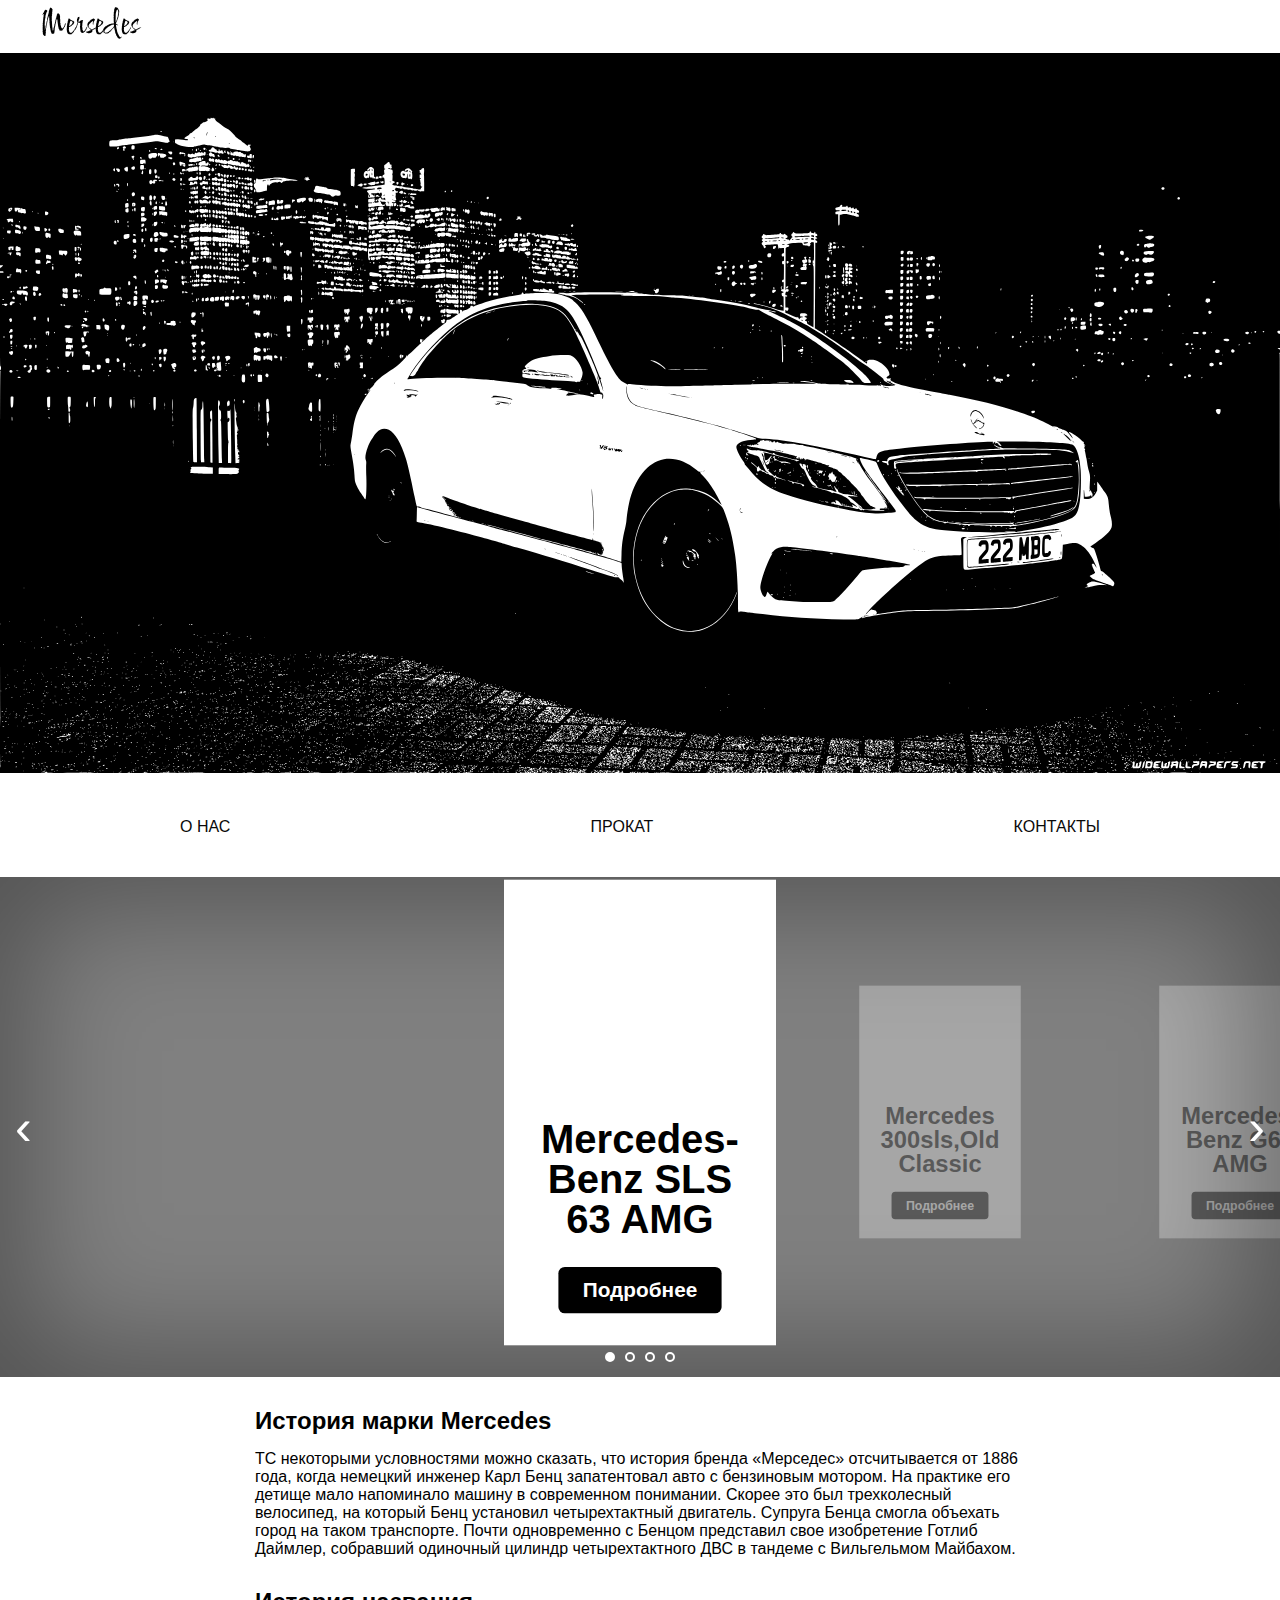
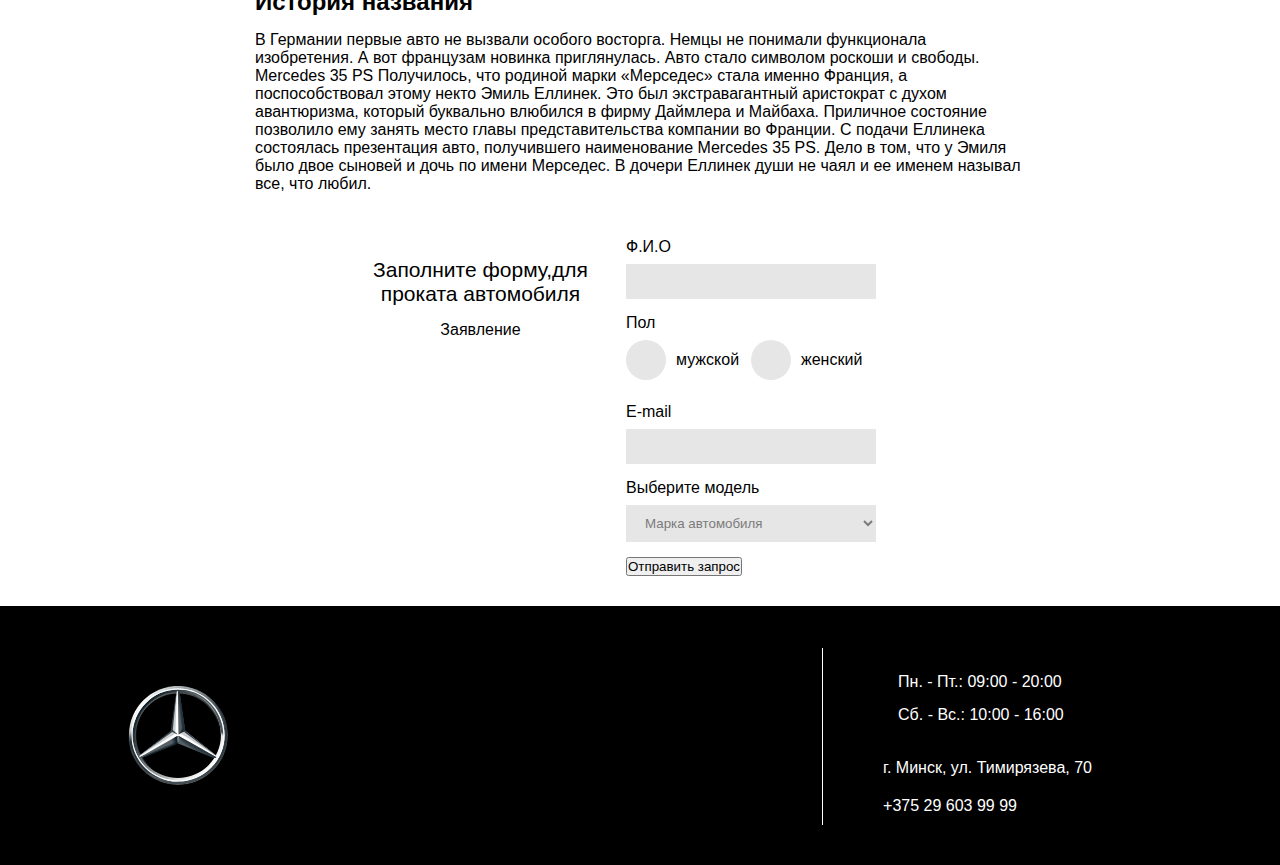
<file: index.html>
<!DOCTYPE html>
<html lang="en">
<head>
  <meta charset="UTF-8">
  <meta http-equiv="X-UA-Compatible" content="IE=edge">
  <meta name="viewport" content="width=device-width, initial-scale=1.0">
  <meta name="Keywords" content="Мерседес, салон, Прокат, авто, автомобиль, купить автомобиль">
  <title>Mersedes Benz</title>
  <!-- /////////////////CSS/////////////////////// -->
  <link rel="stylesheet" href="headers.css">
  <link rel="stylesheet" href="main.css">
  <link rel="stylesheet" href="footer.css">
  <!-- /////////////////Favicon/////////////////// -->
  <link rel="apple-touch-icon" sizes="180x180" href="favicon/apple-touch-icon.png">
  <link rel="icon" type="image/png" sizes="32x32" href="favicon/favicon-32x32.png">
  <link rel="icon" type="image/png" sizes="16x16" href="favicon/favicon-16x16.png">
  <link rel="manifest" href="favicon/site.webmanifest">
  <link rel="mask-icon" href="favicon/safari-pinned-tab.svg" color="#383d3f">
  <meta name="msapplication-TileColor" content="#da532c">
  <meta name="theme-color" content="#ffffff">

</head>
<body><!-- якоря!!!!!!!!!!! -->
<header>
  <div class="header">
    <div class="logo"> <a class="wes" href=""> Mersedes</a></div> 
  </div> 
</header>
<img class="img" src="img.img/664643.svg" alt="Image"/>
<!---------------------------------------------------------------->
<main>
    <div class="flex">
     <a href="#nas"> <button class="btn" >О нас</button></a> 
      <a href="#procat "><button class="btn">Прокат</button></a>
      <a href="#contactc"><button class="btn">Контакты</button></a> 
  </div>
<!-- ---------------- -->
<div class="carousel" duration="5000">
 <ul tabindex="0">
   <li id="c1_slide1" class="selected"><div><div></div><br/>Mercedes-Benz SLS 63 AMG<a href="https://yandex.by/search/?text=Mercedes-Benz+SLS+63+AMG&lr=157&clid=2411726">Подробнее</a></div></li>  
   <li id="c1_slide2"><div><div></div>Mercedes 300sls,Old Classic <br /><a href="https://yandex.by/search/?text=Mercedes+300sls%2COld+Classic&lr=157&clid=2411726">Подробнее</a></div></li>  
   <li id="c1_slide3"><div><div></div>Mercedes-Benz G65 AMG<br /><a href="https://yandex.by/search/?text=Mercedes-Benz+G65+AMG&clid=2411726&lr=157">Подробнее</a></div></li>  
   <li id="c1_slide4"><div><div></div>Mercedes-Benz Silver Arrow <br /><a href="https://yandex.by/search/?text=2011+Mercedes-Benz+Silver+Arrow&lr=157&clid=2411726">Подробнее</a></div></li>  
 </ul>
 <ol>
   <li class="selected"><a href="#c1_slide1"></a></li>
   <li><a href="#c1_slide2"></a></li>
   <li><a href="#c1_slide3"></a></li>
   <li><a href="#c1_slide4"></a></li>
 </ol>
 <div class="prev">&lsaquo;</div>
 <div class="next">&rsaquo;</div>
</div> 
  <p id="nas"></p>
  <h2>История марки Mercedes</h2>
  <p>TС некоторыми условностями можно сказать, что история бренда «Мерседес» отсчитывается от 1886 года, когда немецкий инженер Карл Бенц запатентовал авто с бензиновым мотором. На практике его детище мало напоминало машину в современном понимании. Скорее это был трехколесный велосипед, на который Бенц установил четырехтактный двигатель. Супруга Бенца смогла объехать город на таком транспорте. Почти одновременно с Бенцом представил свое изобретение Готлиб Даймлер, собравший одиночный цилиндр четырехтактного ДВС в тандеме с Вильгельмом Майбахом.</p>
  
  <h2>История названия</h2>
  <p>В Германии первые авто не вызвали особого восторга. Немцы не понимали функционала изобретения. А вот французам новинка приглянулась. Авто стало символом роскоши и свободы. Mercedes 35 PS Получилось, что родиной марки «Мерседес» стала именно Франция, а поспособствовал этому некто Эмиль Еллинек. Это был экстравагантный аристократ с духом авантюризма, который буквально влюбился в фирму Даймлера и Майбаха. Приличное состояние позволило ему занять место главы представительства компании во Франции. С подачи Еллинека состоялась презентация авто, получившего наименование Mercedes 35 PS. Дело в том, что у Эмиля было двое сыновей и дочь по имени Мерседес. В дочери Еллинек души не чаял и ее именем называл все, что любил.</p>
     
<!-- ---------------------------------------------------------------- -->
<div class="container2">      
  <div class="form-wrap">
    <div class="profile">
      <h1>Заполните форму,для проката автомобиля</h1>
      <p>Заявление</p>
    </div>
    <form method="post" action="form.php">
     <div>
        <label for="name">Ф.И.О</label>
        <input type="text" name="name" required>
      </div>
      <div class="radio">
        <span id="procat">Пол</span>
      <label>
        <input type="radio" name="sex" value="мужской">мужской
        <div class="radio-control male"></div>
      </label>
      <label>
        <input type="radio" name="sex" value="женский">женский
        <div class="radio-control female"></div>
      </label>
    </div>
    <div>
      <label for="email">E-mail</label>
      <input type="email" name="email" required>
    </div>
    <div>
      <label for="country">Выберите модель</label>
      <select name="country">
        <option>Марка автомобиля</option>
        <option value="Mercedes 300sls">Mercedes 300sls</option> 
        <option value="Mercedes-Benz SLS 63 AMG">Mercedes-Benz SLS 63 AMG</option>
        <option value="Mercedes-Benz Silver Arrow">Mercedes-Benz Silver Arrow</option> 
        <option value="Консультация">Консультация</option> 
      </select>
    </div> 
    <button type="submit">Отправить запрос</button> 
  </form> 
  </div>
</div>
<script src="main.js"></script>
<!-- ///////////footer///// -->
<footer>
<section class="spacer">
</section>

<section class="footer">
  <div class="footer-container">
      <div class="footer-logo">
          <div > <img class="footer-icon" src="img.img/logo mersa.svg" alt=""></div>
      </div>

      <div class="links">
          <a href="" class="footer-item"><p> Пн. - Пт.: 09:00 - 20:00 </p><p>Сб. - Вс.: 10:00 - 16:00</p></a>
          <a href="" class="footer-item">г. Минск, ул. Тимирязева, 70</a>
          <a href="tel:+375 29 603 99 99" class="footer-item" id="contactc">+375 29 603 99 99</a>
      </div>
  </div>
</section>
</footer>
</file>
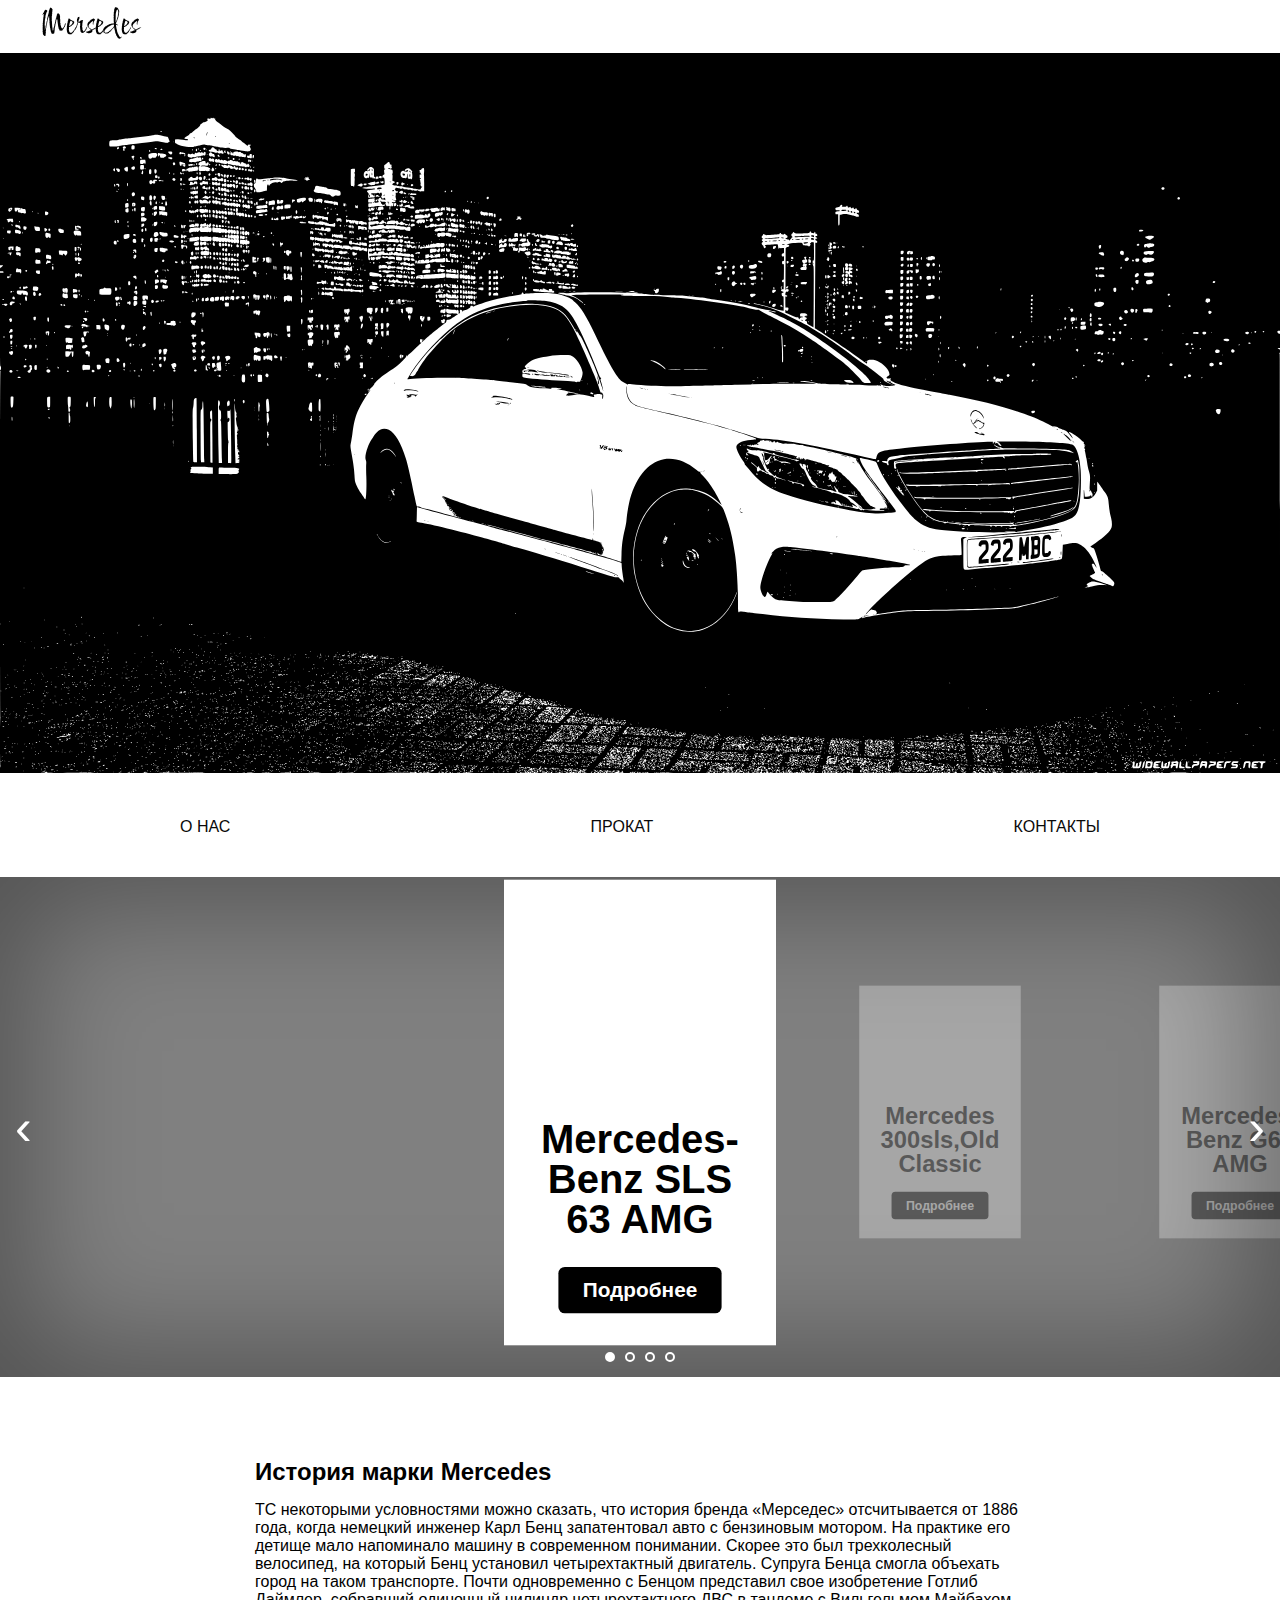
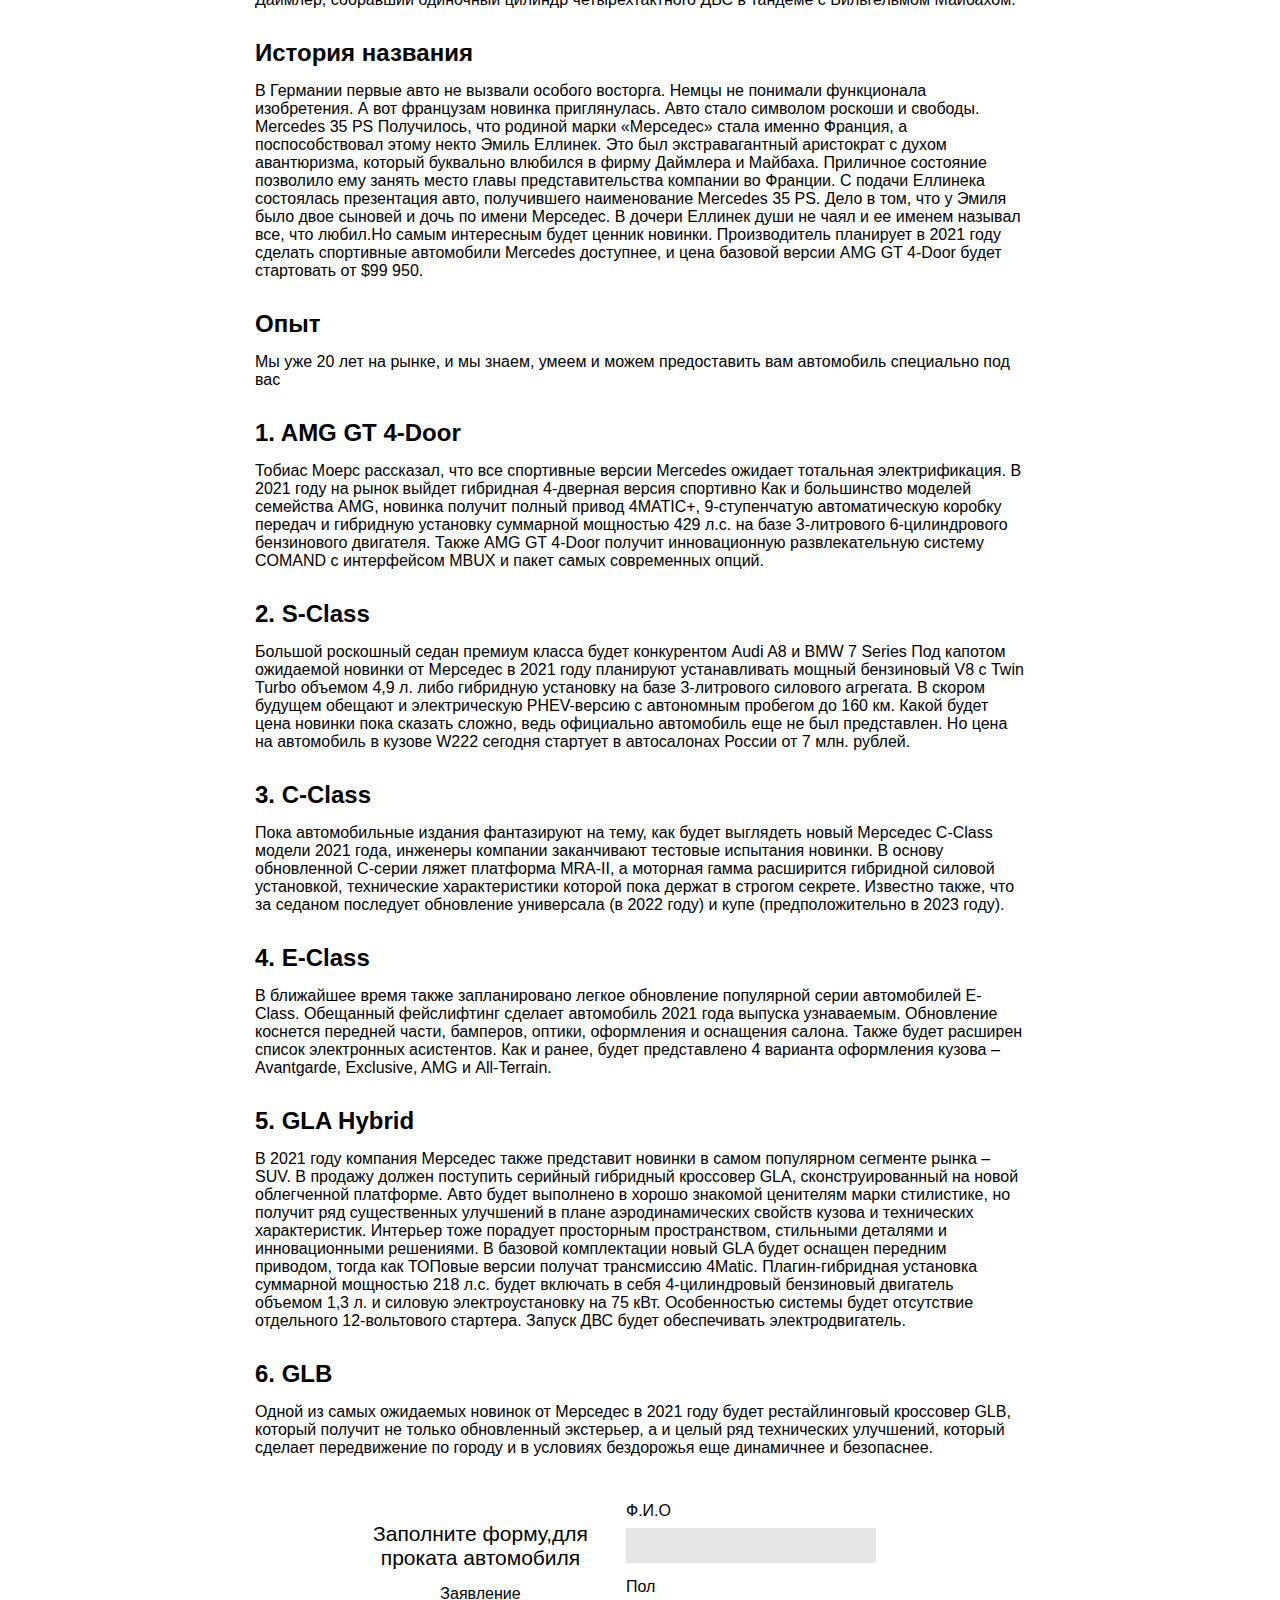
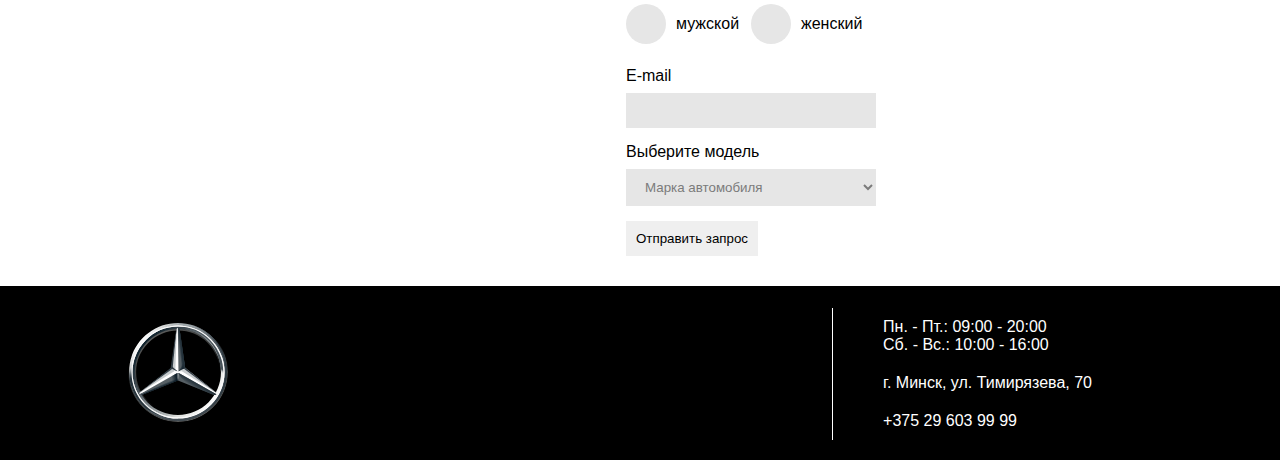
<file: mers/index.html>
<!DOCTYPE html>
<html lang="en">
<head>
  <meta charset="UTF-8">
  <meta http-equiv="X-UA-Compatible" content="IE=edge">
  <meta name="viewport" content="width=device-width, initial-scale=1.0">
  <meta name="Keywords" content="Мерседес, салон, Прокат, авто, автомобиль, купить автомобиль">
  <title>Mersedes Benz</title>
  <!-- /////////////////CSS/////////////////////// -->
  <link rel="stylesheet" href="headers.css">
  <link rel="stylesheet" href="main.css">
  <link rel="stylesheet" href="footer.css">
  <!-- /////////////////Favicon/////////////////// -->
  <link rel="apple-touch-icon" sizes="180x180" href="favicon/apple-touch-icon.png">
  <link rel="icon" type="image/png" sizes="32x32" href="favicon/favicon-32x32.png">
  <link rel="icon" type="image/png" sizes="16x16" href="favicon/favicon-16x16.png">
  <link rel="manifest" href="favicon/site.webmanifest">
  <link rel="mask-icon" href="favicon/safari-pinned-tab.svg" color="#383d3f">
  <meta name="msapplication-TileColor" content="#da532c">
  <meta name="theme-color" content="#ffffff">

</head>
<body><!-- якоря!!!!!!!!!!! -->
<header>
  <div class="header">
    <div class="logo"> <a class="wes" href=""> Mersedes</a></div> 
  </div> 
</header>
<img class="img" src="img.img/664643.svg" alt="Image"/>
<!---------------------------------------------------------------->
<main>
    <div class="flex">
     <a href="#nas"> <button class="btn" >О нас</button></a> 
      <a href="#procat "><button class="btn">Прокат</button></a>
      <a href="#contactc"><button class="btn">Контакты</button></a> 
  </div>
<!-- ---------------- -->
<div class="carousel" duration="5000">
 <ul tabindex="0">
   <li id="c1_slide1" class="selected"><div><div></div><br/>Mercedes-Benz SLS 63 AMG<a target=»_blank» href="https://yandex.by/search/?text=Mercedes-Benz+SLS+63+AMG&lr=157&clid=2411726">Подробнее</a></div></li>  
   <li id="c1_slide2"><div><div></div>Mercedes 300sls,Old Classic <br/><a target=»_blank» href="https://yandex.by/search/?text=Mercedes+300sls%2COld+Classic&lr=157&clid=2411726">Подробнее</a></div></li>  
   <li id="c1_slide3"><div><div></div>Mercedes-Benz G65 AMG <br/><a target=»_blank» href="https://yandex.by/search/?text=Mercedes-Benz+G65+AMG&clid=2411726&lr=157">Подробнее</a></div></li>  
   <li id="c1_slide4"><div><div></div>Mercedes-Benz Silver Arrow <br/><a target=»_blank» href="https://yandex.by/search/?text=2011+Mercedes-Benz+Silver+Arrow&lr=157&clid=2411726">Подробнее</a></div></li>  
 </ul>
 <ol>
   <li class="selected"><a href="#c1_slide1"></a></li>
   <li><a href="#c1_slide2"></a></li>
   <li><a href="#c1_slide3"></a></li>
   <li><a href="#c1_slide4"></a></li>
 </ol>
 <div class="prev">&lsaquo;</div>
 <div class="next">&rsaquo;</div>
</div> 
  <p id="nas"></p>
  <br>
  <br>
  <p></p>
  <h2>История марки Mercedes</h2>
  <p>TС некоторыми условностями можно сказать, что история бренда «Мерседес» отсчитывается от 1886 года, когда немецкий инженер Карл Бенц запатентовал авто с бензиновым мотором. На практике его детище мало напоминало машину в современном понимании. Скорее это был трехколесный велосипед, на который Бенц установил четырехтактный двигатель. Супруга Бенца смогла объехать город на таком транспорте. Почти одновременно с Бенцом представил свое изобретение Готлиб Даймлер, собравший одиночный цилиндр четырехтактного ДВС в тандеме с Вильгельмом Майбахом.</p>
  
  <h2>История названия</h2>
  <p>В Германии первые авто не вызвали особого восторга. Немцы не понимали функционала изобретения. А вот французам новинка приглянулась. Авто стало символом роскоши и свободы. Mercedes 35 PS Получилось, что родиной марки «Мерседес» стала именно Франция, а поспособствовал этому некто Эмиль Еллинек. Это был экстравагантный аристократ с духом авантюризма, который буквально влюбился в фирму Даймлера и Майбаха. Приличное состояние позволило ему занять место главы представительства компании во Франции. С подачи Еллинека состоялась презентация авто, получившего наименование Mercedes 35 PS. Дело в том, что у Эмиля было двое сыновей и дочь по имени Мерседес. В дочери Еллинек души не чаял и ее именем называл все, что любил.Но самым интересным будет ценник новинки. Производитель планирует в 2021 году сделать спортивные автомобили Mercedes доступнее, и цена базовой версии AMG GT 4-Door будет стартовать от $99 950.</p>
  <h2>Опыт</h2>  
  <p>Мы уже 20 лет на рынке, и мы знаем, умеем и можем предоставить вам автомобиль специально под вас</p>
  <h2>1. AMG GT 4-Door</h2> 
  <p>Тобиас Моерс рассказал, что все спортивные версии Mercedes ожидает тотальная электрификация. В 2021 году на рынок выйдет гибридная 4-дверная версия спортивно Как и большинство моделей семейства AMG, новинка получит полный привод 4MATIC+, 9-ступенчатую автоматическую коробку передач и гибридную установку суммарной мощностью 429 л.с. на базе 3-литрового 6-цилиндрового бензинового двигателя. Также AMG GT 4-Door получит инновационную развлекательную систему COMAND с интерфейсом MBUX и пакет самых современных опций.</p> 
  <h2>2. S-Class</h2> 
  <p>Большой роскошный седан премиум класса будет конкурентом Audi A8 и BMW 7 Series Под капотом ожидаемой новинки от Мерседес в 2021 году планируют устанавливать мощный бензиновый V8 с Twin Turbo объемом 4,9 л. либо гибридную установку на базе 3-литрового силового агрегата. В скором будущем обещают и электрическую PHEV-версию с автономным пробегом до 160 км. Какой будет цена новинки пока сказать сложно, ведь официально автомобиль еще не был представлен. Но цена на автомобиль в кузове W222 сегодня стартует в автосалонах России от 7 млн. рублей.</p> 
  <h2>3. C-Class</h2>
  <p>Пока автомобильные издания фантазируют на тему, как будет выглядеть новый Мерседес C-Class модели 2021 года, инженеры компании заканчивают тестовые испытания новинки. В основу обновленной С-серии ляжет платформа MRA-II, а моторная гамма расширится гибридной силовой установкой, технические характеристики которой пока держат в строгом секрете. Известно также, что за седаном последует обновление универсала (в 2022 году) и купе (предположительно в 2023 году).</p>
  <h2>4. E-Class</h2>
  <p>В ближайшее время также запланировано легкое обновление популярной серии автомобилей E-Class. Обещанный фейслифтинг сделает автомобиль 2021 года выпуска узнаваемым. Обновление коснется передней части, бамперов, оптики, оформления и оснащения салона. Также будет расширен список электронных асистентов. Как и ранее, будет представлено 4 варианта оформления кузова – Avantgarde, Exclusive, AMG и All-Terrain.</p>
  <h2>5. GLA Hybrid</h2>
  <p>В 2021 году компания Мерседес также представит новинки в самом популярном сегменте рынка – SUV. В продажу должен поступить серийный гибридный кроссовер GLA, сконструированный на новой облегченной платформе. Авто будет выполнено в хорошо знакомой ценителям марки стилистике, но получит ряд существенных улучшений в плане аэродинамических свойств кузова и технических характеристик. Интерьер тоже порадует просторным пространством, стильными деталями и инновационными решениями. В базовой комплектации новый GLA будет оснащен передним приводом, тогда как ТОПовые версии получат трансмиссию 4Matic. Плагин-гибридная установка суммарной мощностью 218 л.с. будет включать в себя 4-цилиндровый бензиновый двигатель объемом 1,3 л. и силовую электроустановку на 75 кВт. Особенностью системы будет отсутствие отдельного 12-вольтового стартера. Запуск ДВС будет обеспечивать электродвигатель.</p>
  <h2>6. GLB </h2>
  <p>Одной из самых ожидаемых новинок от Мерседес в 2021 году будет рестайлинговый кроссовер GLB, который получит не только обновленный экстерьер, а и целый ряд технических улучшений, который сделает передвижение по городу и в условиях бездорожья еще динамичнее и безопаснее.</p>
  <!-- ---------------------------------------------------------------- -->
<div class="container2">      
  <div class="form-wrap">
    <div class="profile">
      <h1>Заполните форму,для проката автомобиля</h1>
      <p>Заявление</p>
    </div>
    <form method="post" action="form.php">
     <div>
        <label for="name">Ф.И.О</label>
        <input type="text" name="name" required>
      </div>
      <div class="radio">
        <span id="procat">Пол</span>
      <label>
        <input type="radio" name="sex" value="мужской">мужской
        <div class="radio-control male"></div>
      </label>
      <label>
        <input type="radio" name="sex" value="женский">женский
        <div class="radio-control female"></div>
      </label>
    </div>
    <div>
      <label for="email">E-mail</label>
      <input type="email" name="email" required>
    </div>
    <div>
      <label for="country">Выберите модель</label>
      <select name="country">
        <option>Марка автомобиля</option>
        <option value="Mercedes 300sls">Mercedes 300sls</option> 
        <option value="Mercedes-Benz SLS 63 AMG">Mercedes-Benz SLS 63 AMG</option>
        <option value="Mercedes-Benz Silver Arrow">Mercedes-Benz Silver Arrow</option> 
        <option value="Консультация">Консультация</option> 
      </select>
    </div> 
    <button class="cnop" type="submit">Отправить запрос</button> 
  </form> 
  </div>
</div>
<script src="main.js"></script>
<!-- ///////////footer///// -->
<footer>
<section class="spacer">
</section>

<section class="footer">
  <div class="footer-container">
      <div class="footer-logo">
          <div > <img class="footer-icon" src="img.img/logo mersa.svg" alt=""></div>
      </div>

      <div class="links">
          <a href="" class="footer-item"><p class="oto"> Пн. - Пт.: 09:00 - 20:00 </p><p class="oto">Сб. - Вс.: 10:00 - 16:00</p></a>
          <a href="" class="footer-item">г. Минск, ул. Тимирязева, 70</a>
          <a href="tel:+375 29 603 99 99" class="footer-item" id="contactc">+375 29 603 99 99</a>
      </div>
  </div>
</section>
</footer>
</file>
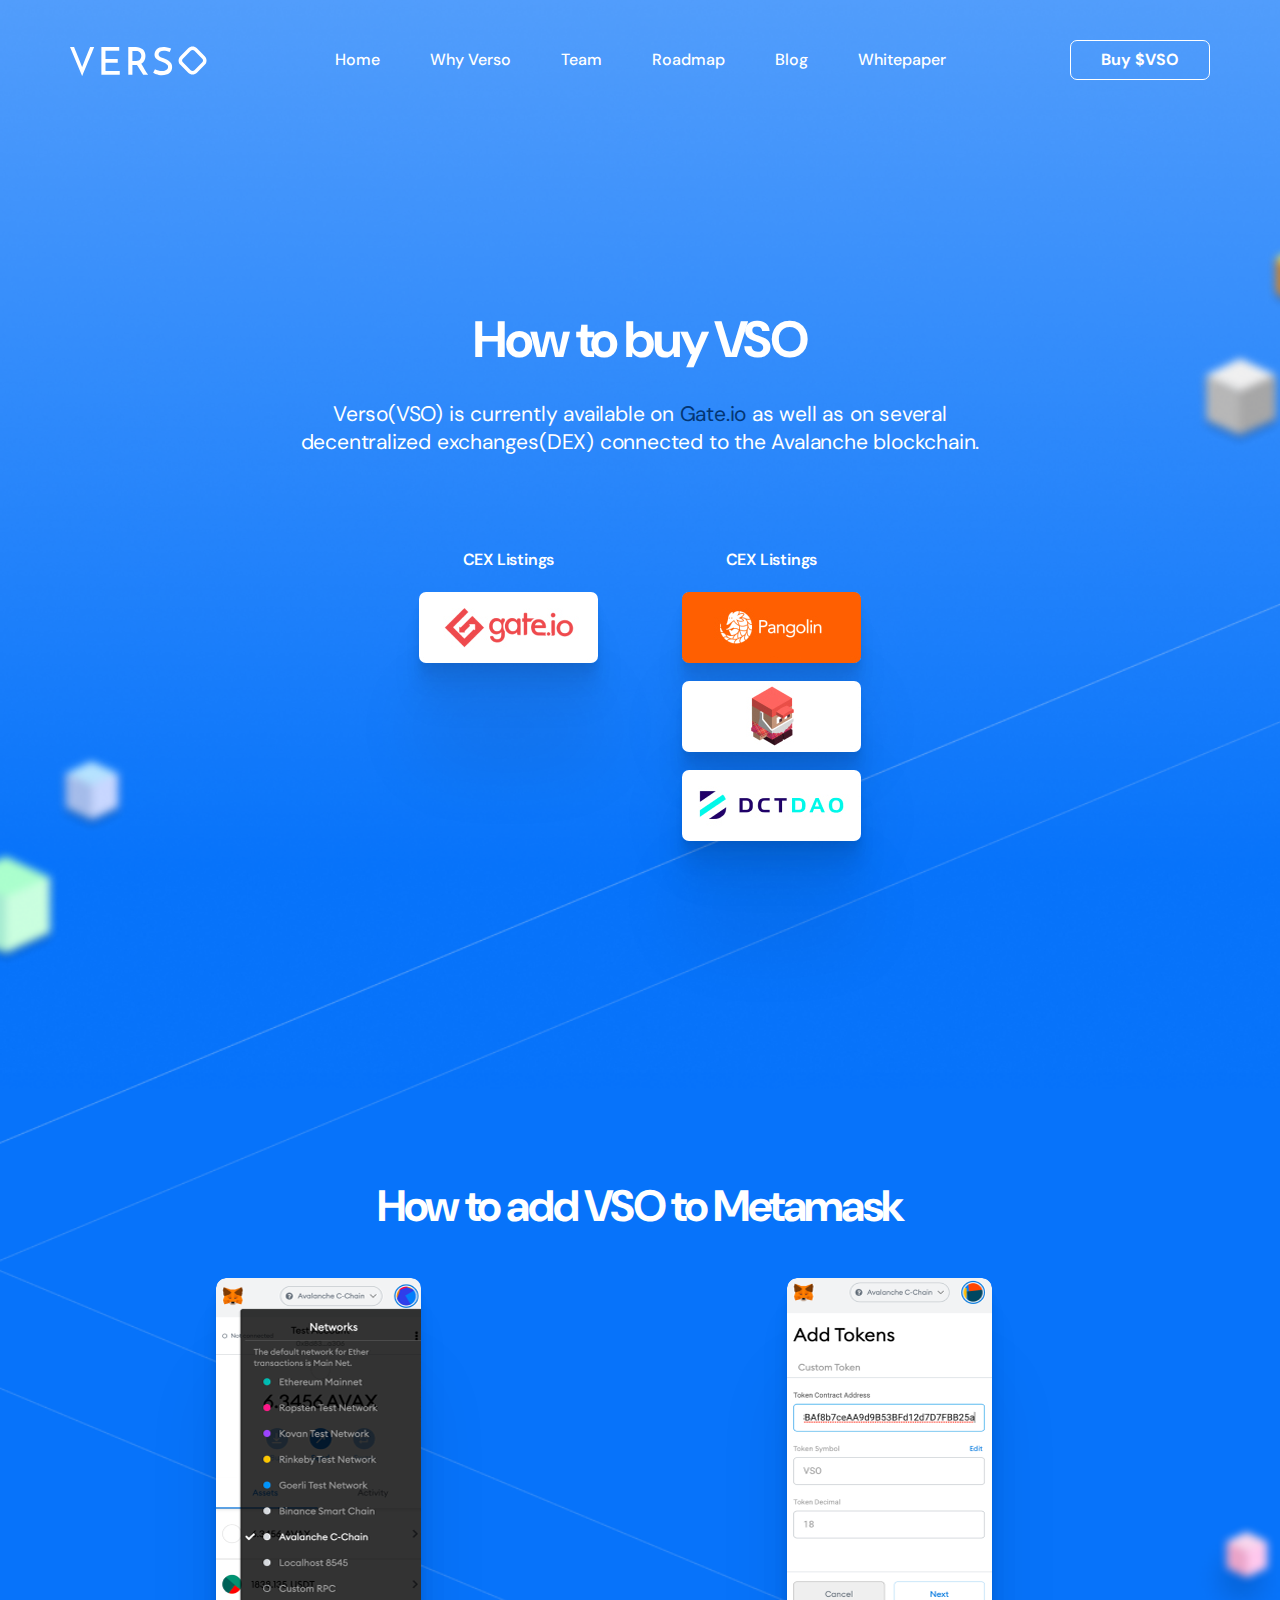
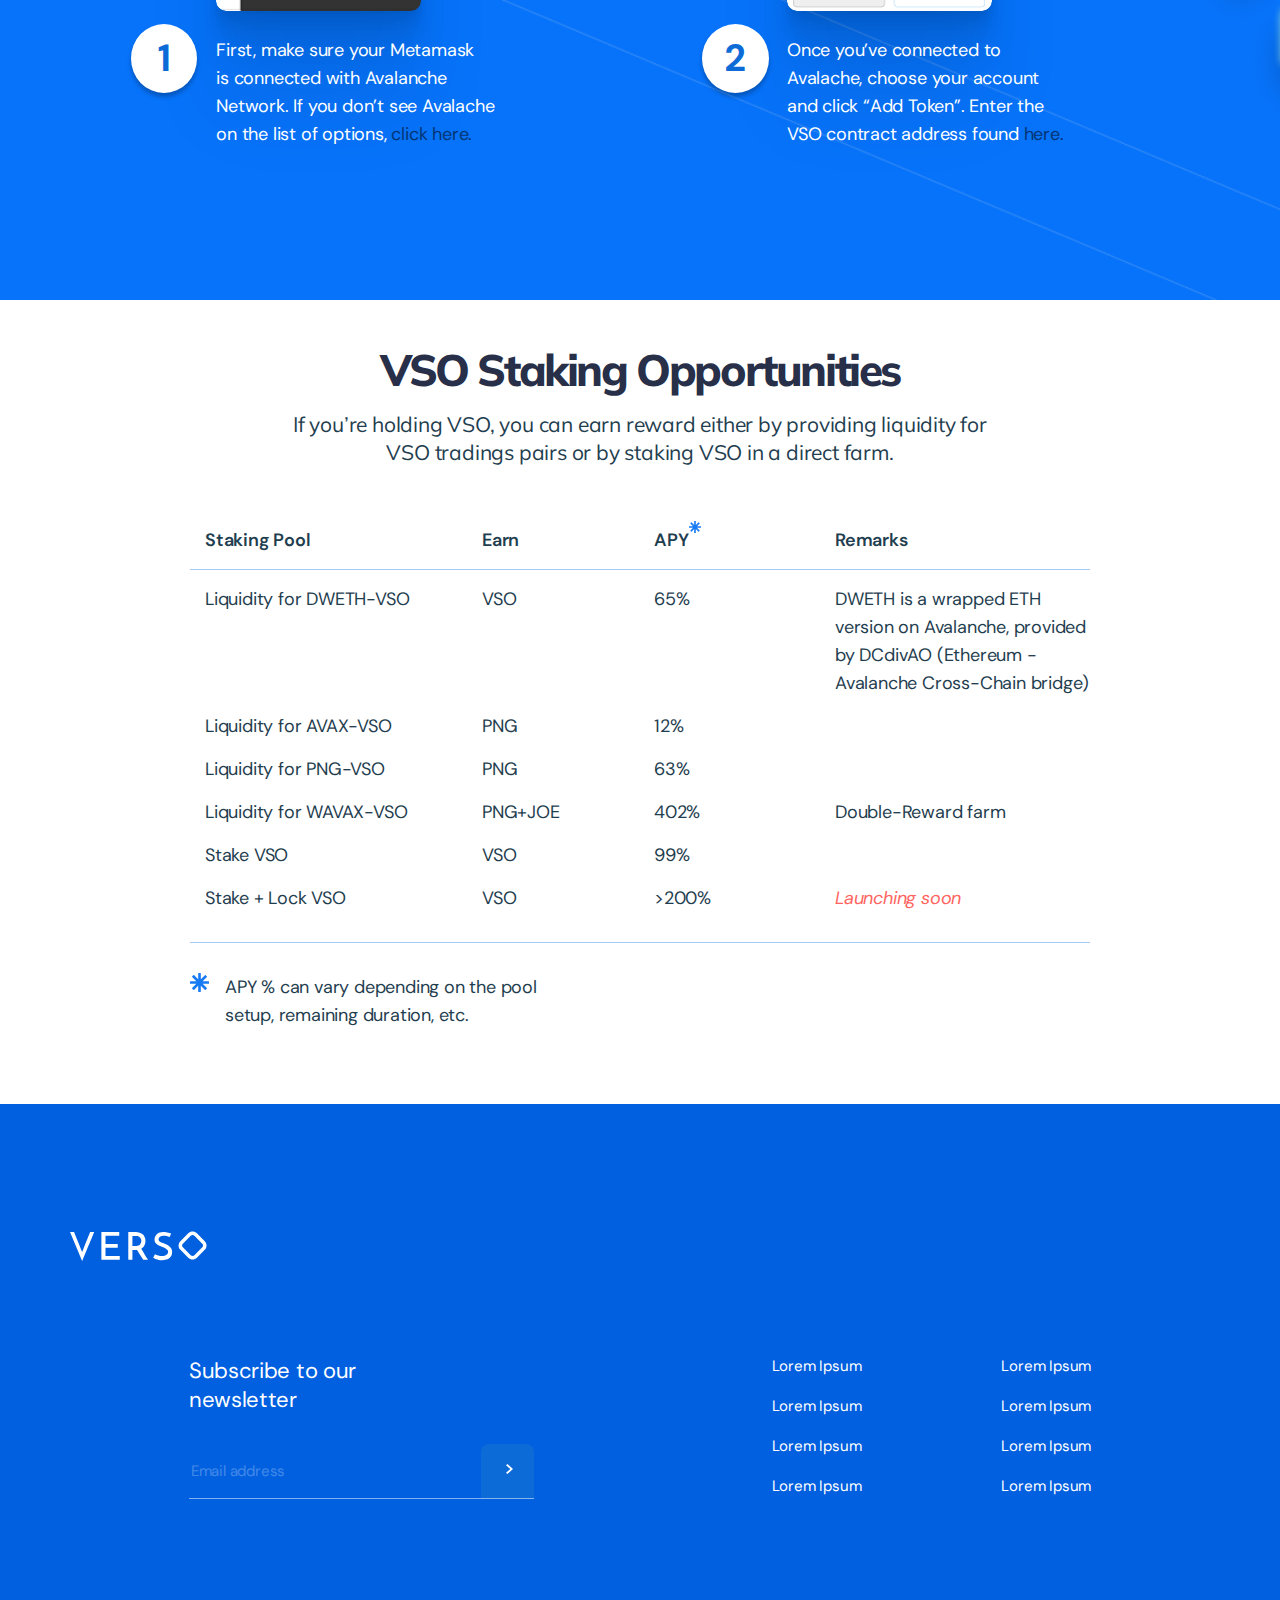
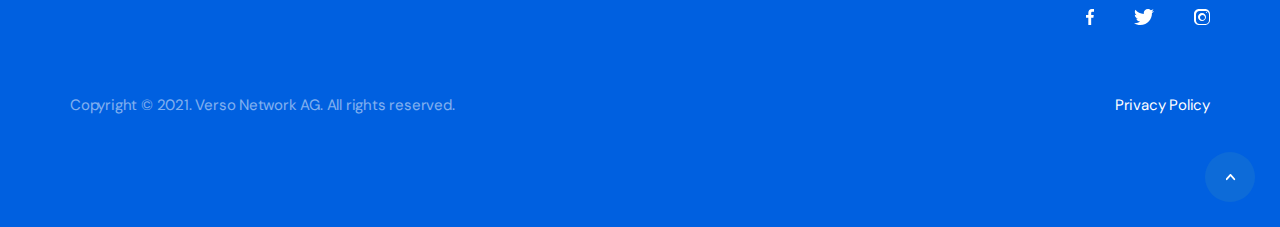
<file: verso/index.html>
<!DOCTYPE html><html lang="en"><head>
    <meta charset="UTF-8">
    <meta name="viewport" content="width=device-width, initial-scale=1.0">
    <title>• VERSO •</title>
    <link rel="shortcut icon" type="image/png" href="images/icon.png">
    <link rel="preconnect" href="https://fonts.googleapis.com">
    <link rel="preconnect" href="https://fonts.gstatic.com" crossorigin>
    <link href="https://fonts.googleapis.com/css2?family=DM+Sans:ital,wght@0,400;0,500;0,700;1,400&amp;family=Mulish:wght@400;800&amp;display=swap" rel="stylesheet">
    <link rel="preconnect" href="https://fonts.googleapis.com">
    <link rel="preconnect" href="https://fonts.gstatic.com" crossorigin>
    <link href="https://fonts.googleapis.com/css2?family=Mulish:wght@400;800&amp;display=swap" rel="stylesheet">
    <link rel="stylesheet" href="css/style.css">
</head>

<body>

    <div class="wrappermain">
        <div class="container">
            <header class="header" id="header">
                <a class="logo__link" href="#"><img src="fonts/Logo.svg" alt class="logo"></a>
                <div class="header__burger" id="myDIV" onclick="addmenu()">
                    <span></span>
                </div>
                <nav class="nav ">

                    <ul class="nav__list ">
                        <li class="nav__item ">
                            <a href="# " class="nav__link ">Home</a>
                        </li>
                        <li class="nav__item ">
                            <a href="# " class="nav__link ">Why Verso</a>
                        </li>
                        <li class="nav__item ">
                            <a href="# " class="nav__link ">Team</a>
                        </li>
                        <li class="nav__item ">
                            <a href="# " class="nav__link ">Roadmap</a>
                        </li>
                        <li class="nav__item ">
                            <a href="# " class="nav__link ">Blog</a>
                        </li>
                        <li class="nav__item ">
                            <a href="# " class="nav__link ">Whitepaper</a>
                        </li>
                    </ul>

                </nav>
                <a href="# " class="header__link ">Buy $VSO</a>

                <div id="myDIV " class="rightside-menu ">
                    <a class="logo__link" href="#"><img src="fonts/Logo.svg" alt class="menu__logo"></a>
                    <div class="header__burger-menu" id="myDIV" onclick="addmenu()">
                        <span></span>
                    </div>
                    <div class="rightside-menu__content ">
                        <ul class="rightside-menu__list ">

                            <div class="rightside-menu__list_one ">

                                <li class="rightside-menu__list__item "><a href="header-page/app/app.html " class="rightside-menu__list-link ">Home</a></li>

                                <li class="rightside-menu__list__item "><a href="header-page/document/document.html " class="rightside-menu__list-link ">Why Verso</a></li>

                                <li class="rightside-menu__list__item "><a href="header-page/literature/literature.html " class="rightside-menu__list-link ">Team</a></li>

                                <li class="rightside-menu__list__item "><a href="#wrapper-filter " class="rightside-menu__list-link " onclick="removemenu() ">Roadmap</a></li>

                                <li class="rightside-menu__list__item "><a href="#wrapper-filter " class="rightside-menu__list-link " onclick="removemenu() ">Blog</a></li>

                                <li class="rightside-menu__list__item "><a href="#wrapper-filter " class="rightside-menu__list-link " onclick="removemenu() ">Whitepaper</a></li>

                                <!-- <li class="rightside-menu__list__item "><a href="#wrapper-filter " class="rightside-menu__list-link ">Музыка</a></li> -->


                            </div>

                        </ul>

                    </div>
                </div>


        </header></div>
        

        <section class="home ">
            <h1 class="home__title ">How to buy VSO</h1>
            <p class="home__subtitle ">Verso(VSO) is currently available on <a href="# " class="link ">Gate.io</a> as well as on several decentralized exchanges(DEX) connected to the Avalanche blockchain.</p>
            <div class="home__inner ">
                <div class="home__box-1 ">
                    <h3 class="home__box-title ">CEX Listings</h3>
                    <img src="images/4.jpg" alt=" " class="home__box-img ">
                </div>
                <div class="home__box-2 ">
                    <h3 class="home__box-title ">CEX Listings</h3>
                    <img src="images/1.jpg" alt=" " class="home__box-img ">
                    <img src="images/2.jpg" alt=" " class="home__box-img ">
                    <img src="images/3.jpg" alt=" " class="home__box-img ">
                </div>
            </div>
        </section>

        <section class="metamask ">
            <div class="container ">
                <div class="metamask__title ">How to add VSO to Metamask</div>
                <div class="metamask__inner ">
                    <div class="metamask__box-1 "> <!-- data-aos="fade-down" data-aos-duration="1500" -->
                        <img src="images/1.png" alt=" " class="metamask__box-img ">
                        <p class="metamask__box-text one ">
                            First, make sure your Metamask <br> is connected with Avalanche <br> Network. If you don’t see Avalache <br> on the list of options, <a class="link " href="# ">click here.</a>
                        </p>
                    </div>
                    <div class="metamask__box-2 "> <!-- data-aos="fade-up" data-aos-duration="1500" -->
                        <img src="images/2.png" alt=" " class="metamask__box-img ">
                        <p class="metamask__box-text too ">
                            Once you’ve connected to <br> Avalache, choose your account <br> and click “Add Token”. Enter the <br> VSO contract address found <a class="link " href="# ">here.</a>
                        </p>
                    </div>
                </div>
            </div>
        </section>

    </div>
    

    <section class="staking ">
        <div class="container ">
            <h2 class="staking__title ">
                VSO Staking Opportunities
            </h2>
            <h3 class="staking__subtitle ">
                If you’re holding VSO, you can earn reward either by providing liquidity for <br> VSO tradings pairs or by staking VSO in a direct farm.
            </h3>
            <div class="table "> <!-- data-aos="zoom-in" data-aos-duration="1300" -->
                <div class="row-one row ">
                    <div class="column-one-one column-title ">Staking Pool</div>
                    <div class="column-one-too column-title ">Earn</div>
                    <div class="column-one-three column-title apy ">APY</div>
                    <div class="column-one-for column-title ">Remarks</div>
                </div>
                <div class="row-too row ">
                    <div class="column-too-one ">Liquidity for DWETH-VSO</div>
                    <div class="column-too-too column-link ">VSO</div>
                    <div class="column-too-three ">65%</div>
                    <div class="column-too-for ">DWETH is a wrapped ETH <br> version on Avalanche, provided <br> by DCdivAO (Ethereum - <br> Avalanche Cross-Chain bridge)</div>
                </div>
                <div class="row-three row ">
                    <div class="column-three-one ">Liquidity for AVAX-VSO</div>
                    <div class="column-three-too column-link ">PNG</div>
                    <div class="column-three-three ">12%</div>
                </div>
                <div class="row-for row ">
                    <div class="column-for-one ">Liquidity for PNG-VSO</div>
                    <div class="column-for-too column-link ">PNG</div>
                    <div class="column-for-three ">63%</div>
                </div>
                <div class="row-fifth row ">
                    <div class="column-fifth-one ">Liquidity for WAVAX-VSO</div>
                    <div class="column-fifth-too column-link ">PNG+JOE</div>
                    <div class="column-fifth-three ">402%</div>
                    <div class="column-fifth-for ">Double-Reward farm</div>
                </div>
                <div class="row-six row ">
                    <div class="column-six-one ">Stake VSO</div>
                    <div class="column-six-too column-link ">VSO</div>
                    <div class="column-six-three ">99%</div>
                </div>
                <div class="row-seven row ">
                    <div class="column-seven-one ">Stake + Lock VSO</div>
                    <div class="column-seven-too column-link ">VSO</div>
                    <div class="column-seven-three ">>200%</div>
                    <div class="column-seven-for for ">Launching soon</div>
                </div>
                <div class="row-eight row ">
                    <div class="column-eight-one ">APY % can vary depending on the pool <br> setup, remaining duration, etc.</div>
                </div>
            </div>
        </div>
    </section>

    <footer class="footer ">
        <div class="container ">
            <a class="logo__link " href="# "><img src="fonts/Logo.svg" alt=" " class="footer__logo "></a>
            <div class="footer__inner ">
                <div class="footer__form ">
                    <h2 class="form__title ">Subscribe to our <br> newsletter</h2>
                    <form class="form ">

                        <input class="form__input" placeholder="Email address" type="text">
                        <button class="form__btn" type="submit"></button>
                        
                    </form>
                </div>
                <div class="footer__content ">
                    <ul class="footer__list ">
                        <li class="footer__item "><a href="# " class="footer__link ">Lorem Ipsum</a></li>
                        <li class="footer__item "><a href="# " class="footer__link ">Lorem Ipsum</a></li>
                        <li class="footer__item "><a href="# " class="footer__link ">Lorem Ipsum</a></li>
                        <li class="footer__item "><a href="# " class="footer__link ">Lorem Ipsum</a></li>
                    </ul>
                    <ul class="footer__list ">
                        <li class="footer__item "><a href="# " class="footer__link ">Lorem Ipsum</a></li>
                        <li class="footer__item "><a href="# " class="footer__link ">Lorem Ipsum</a></li>
                        <li class="footer__item "><a href="# " class="footer__link ">Lorem Ipsum</a></li>
                        <li class="footer__item "><a href="# " class="footer__link ">Lorem Ipsum</a></li>
                    </ul>
                </div>
            </div>
            <div class="footer__social ">
                <a href="# " class="footer__link ">
                    <img src="fonts/facebook.svg" alt=" " class="footer__img ">
                </a>
                <a href="# " class="footer__link ">
                    <img src="fonts/twitter.svg" alt=" " class="footer__img ">
                </a>
                <a href="# " class="footer__link ">
                    <img src="fonts/instagram.svg" alt=" " class="footer__img ">
                </a>
            </div>
            <div class="footer__info ">
                <p class="copyright ">Copyright © 2021. Verso Network AG. All rights reserved.</p>
                <a class="policy ">
                    Privacy Policy
                </a>
            </div>


        </div>
        <div class="footer__up-wrapper ">
            <a class="footer__up " id="up " href="#header ">

            </a>
        </div>
    </footer>



    <script>
        function addmenu() {
            var element = document.getElementById("myDIV");
            element.classList.remove("rightside-menu--close");
        }

        function removemenu() {
            var element = document.getElementById("myDIV");
            element.classList.add("rightside-menu--close");
        }
    </script>
    <!-- <script src="js/aos.js"></script> -->
    <!-- <script src="js/main.min.js"></script> -->



</body></html>
</file>
<file: headers.css>
@import url('https://fonts.googleapis.com/css2?family=Comforter+Brush&display=swap');
:root {
  --header-height: 53px;
}
* {
  margin: 0;
  padding: 0;
  box-sizing: border-box;
  font-family: Segoe UI, SegoeUI, "Helvetica Neue", Helvetica, Arial, sans-serif;
  text-decoration: none;
  -webkit-tap-highlight-color: transparent;  
    word-break: break-word;
}
header {
  box-shadow: rgba(0, 0, 0, 0.16) 0px 1px 4px;
  position: -webkit-sticky;
  position: sticky;
  top: 0;
  background: #fff;
  z-index: 250;
  height: var(--header-height);
}
.header {
  margin: 0 auto;
  display: flex;
  align-items: center;
  justify-content: space-between;
  height: var(--header-height);
}
  
.wes {
  font-family: 'Comforter Brush', cursive;
  padding-left: 40px;
  font-size:38px;
  text-decoration: none;
  color: black;
}

.img{
 width:100%;
}
</file>
<file: main.css>
/* вставил --------------------------*/
.flex {
  display: flex;
  flex-wrap: wrap;
  justify-content: space-around;
  background:#ffffff ;
  height: 100px;

}
.btn {
text-transform:uppercase;
height: 100%;
color:rgb(10,10,10);
background:white;
font-family : Arial, Gadget, sans-serif;
font-size : 100%;
border: none;
cursor: pointer;
}
.incest{
  align-items: center;
  justify-content: center;
}

/* ----------------------------------- */


.carousel {position: relative;}
.carousel::after {
  content: "";
  position: absolute;
  left: 0;
  top: 0;
  box-shadow: inset 0px 0px 120px 30px rgba(0,0,0,0.35);
  width: 100%;
  height: 100%;
  pointer-events: none;
}
.carousel ul {
  overflow: auto; 
  display: flex; 
  height: 500px;
  max-height: 500px;
  scroll-snap-type: x mandatory;
  scroll-snap-points-y: repeat(100%);
  scroll-snap-align: left;
  scroll-behavior: smooth;
  background: gray;
  -ms-overflow-style: none;
}
.carousel ul::-webkit-scrollbar {display: none;} 
.carousel ul li {
  width: 100%; 
  min-width: 100%;
  list-style: none; 
  scroll-snap-align: start;
  display: flex;
  justify-content: center;
  align-items: center;
  color: black;
  font-weight: bold;
  font-size: 25px;
  text-align: center;
  margin-right: calc(-100% + 300px);
  transition: transform 0.2s linear;
  opacity: 0.3;
  line-height: 1;
  position: relative;
  bottom: 15px;
}
.carousel ul li.selected {opacity: 1; z-index: 9;}
.carousel ul li.selected > div {transform: scale(1.6);}
.carousel ul li > div {
  z-index: 9; 
  margin: 0 auto; 
  max-width: 170px;
  background: white;
  transition: all 0.2s linear;
  transform: scale(0.95);
  padding: 20px 15px;
}
.carousel ul li > div > div {
  background: url(https://wallpapershome.com/images/wallpapers/mercedes-benz-sls-63-amg-black-series-2560x1440-sport-car-review-buy-6929.jpg) center center / cover no-repeat; 
  height: 110px;
  margin-bottom: 15px;
  margin: -20px -15px 15px;
}
.carousel ul li div a {color: white; display: inline-block; background: white; color: white; padding: 8px 15px; font-size: 13px; text-decoration: none; border-radius: 4px; margin-top: 17px; background: black;}

.carousel ol {position: absolute; bottom: 15px; display: flex; justify-content: center; left: 50%; transform: translateX(-50%); z-index: 9;}
.carousel ol li {list-style: none; padding: 0 5px;}
.carousel ol li a {display: block; height: 10px; width: 10px; border: 2px solid white; background: transparent; border-radius: 100%;}
.carousel ol li.selected a {background: white;}
.carousel .prev, .carousel .next {user-select:none; cursor: pointer; font-size: 50px; color: white; position: absolute; left: 0; padding: 15px; top: 50%; transform: translateY(-50%); z-index: 9;}
.carousel .next {left: auto; right: 0;}



.carousel ul li:nth-child(2) > div > div,
.carousel ul li:nth-child(6) > div > div {background-image: url(https://www.autodevot.com/wp-content/uploads/2018/05/Mercedes-Benz-300-SL-Gullwing.jpg);}
.carousel ul li:nth-child(3) > div > div,
.carousel ul li:nth-child(7) > div > div {background-image: url(https://www.laguiadelvaron.com/wp-content/uploads/2018/11/lasmerfdeklcan.jpg);}
.carousel ul li:nth-child(4) > div > div,
.carousel ul li:nth-child(8) > div > div {background-image: url(https://a.d-cd.net/4WAAAgOzw-A-1920.jpg);}
p, h2 {margin: 15px auto; padding: 0 15px; max-width: 800px;}
h2 {margin-top: 30px;}
/* /таблица//////////////////////////////// */
.posts-list {
	width: auto;
	height: 100%;
	background: #000000;
	padding: 2px 0;
 }

 .post {
	margin-bottom: 1px;
	width: auto;

 }
 .post-content p {
	line-height: 1.5;
	padding-bottom: 4em;
	color: #fff;
 }

 .post-title {
	margin-bottom: 20px;
	font-size: 36px;
	color: #fff;
	padding-bottom: 1em;
	font-weight: 350;
 }

 

.form-wrap {
  width: 550px;
  background: #fff;
  border-radius: 50px;
  height: 100%;
}
.form-wrap *{transition: .1s linear}
.profile {
  width:42%;
  float: left;
  text-align:center;
}
.container2{
	width: auto;
  justify-content: center;
  align-items: center;
  display:flex;
}
form {
  background: white;
  float: left;
  width: calc(100% - 240px);
  padding: 30px;
  border-radius: 0 20px 20px 0;
}
.form-wrap:after, form div:after {
  content: "";
  display: table;
  clear: both;
}
form div {
  margin-bottom: 15px;
  position: relative;
}
h1 {
  font-size: 21px;
  font-weight: 400;
  position: relative;
  margin-top: 50px;
}
h1:after {
  font-size: 40px;
  font-family: FontAwesome;
  position: absolute;
  top: 50px;
  left: 50%;
  transform: translateX(-50%);
}
label, span {
  display: block;
  margin-bottom: 8px;
}
input[type="text"], input[type="email"] {
  width: 100%;
  padding: 10px 15px;
  border-width: 0;
  background: #e6e6e6;
  outline: none;
  margin: 0;
}
input[type="text"]:focus, input[type="email"]:focus {
  box-shadow: inset 0 0 0 2px rgba(0,0,0,.2);
}
.radio label {
  position: relative;
  padding-left: 50px;
  cursor: pointer;
  width: 50%;
  float: left;
  line-height: 40px;
}
.radio input {
  position: absolute;
  opacity: 0;
}
.radio-control {
  position: absolute;
  top: 0;
  left: 0;
  height: 40px;
  width: 40px;
  background: #e6e6e6;
  border-radius: 50%;
  text-align: center;
}
.male:before {
  content: "\f180";
  font-family: FontAwesome;
  font-weight: bold;
}
.female:before {
  content: "\f180";
  font-family: FontAwesome;
  font-weight: bold;
}
.radio label:hover input ~ .radio-control,
.radiol input:focus ~ .radio-control {
  box-shadow: inset 0 0 0 2px rgba(0,0,0,.2);
}
.radio input:checked ~ .radio-control {
  color: rgb(145, 55, 55);
}
select {
  width: 100%;
  cursor: pointer;
  padding: 10px 15px;
  outline: 0;
  border: 0;
  background: #e6e6e6;
  color: #7b7b7b;
  
}
select::-ms-expand {
  display: none;
}
.select-arrow {
  position: absolute;
  top: 38px;
  right: 15px;
  width: 0;
  height: 0;
  pointer-events: none;
  border-style: solid;
  border-width: 8px 5px 0 5px;
  border-color: #7b7b7b transparent transparent transparent;
}

@media (max-width: 600px) {
  body {display: block}
  .form-wrap {margin: 20px auto; max-width: 550px; width:100%}
  .profile, form {float: none; width: 100%}
  h1 {margin-top: auto; padding-bottom: 50px;}
  form {border-radius: 0 0 20px 20px}
}
.text{
	float: right
}
</file>
<file: footer.css>
.spacer {
    height:25%;
    border: solid rgb(0, 0, 0) 1px
    }
  
  .footer {
      width: 100%;
      background-color: rgb(0, 0, 0);
      color: white;
      display: flex;
      justify-content: center;
  }
  
  .footer-container {
      display: flex;
      flex-wrap: wrap;
      justify-content: space-between;
      align-items: center;
      padding: 20px 0px;
      width: 80%;
      max-width: 1280px;
  }
  
  .footer-logo {
      display: flex;
      align-items: center;
  }
  
  .footer-icon {
      min-width: 100px;
      min-height: 100px;
      border-radius: 50%;
      background: rgb(0, 0, 0);
  }
  
  .footer-text {
      margin: 0px 15px;
      cursor: default;
      user-select: none;
  }
  
  .footer-item {
      color: white;
      text-decoration: none;
      margin: 5px 0px;
      padding: 5px 10px 5px 10px;
  }
  
  .links {
      display: flex;
      flex-direction: column;
      text-align: start;
      margin: 20px 0px;
      border-left: solid white 1px;
      padding: 0px 50px;
  }
  
  .footer-item:hover {
      background: rgb(0, 0, 0);
  }
</file>
<file: mers/headers.css>
@import url('https://fonts.googleapis.com/css2?family=Comforter+Brush&display=swap');
:root {
  --header-height: 53px;
}
html{
  scroll-behavior: smooth;
}
* {
  margin: 0;
  padding: 0;
  box-sizing: border-box;
  font-family: Segoe UI, SegoeUI, "Helvetica Neue", Helvetica, Arial, sans-serif;
  text-decoration: none;
  -webkit-tap-highlight-color: transparent;  
    word-break: break-word;
}
header {
  box-shadow: rgba(0, 0, 0, 0.16) 0px 1px 4px;
  position: -webkit-sticky;
  position: sticky;
  top: 0;
  background: #fff;
  z-index: 250;
  height: var(--header-height);
}
.header {
  margin: 0 auto;
  display: flex;
  align-items: center;
  justify-content: space-between;
  height: var(--header-height);
}
  
.wes {
  font-family: 'Comforter Brush', cursive;
  padding-left: 40px;
  font-size:38px;
  text-decoration: none;
  color: black;
}

.img{
 width:100%;
}
</file>
<file: mers/main.css>
/* вставил --------------------------*/
.flex {
  display: flex;
  flex-wrap: wrap;
  justify-content: space-around;
  background:#ffffff ;
  height: 100px;

}
.btn {
text-transform:uppercase;
height: 100%;
color:rgb(10,10,10);
background:white;
font-family : Arial, Gadget, sans-serif;
font-size : 100%;
border: none;
cursor: pointer;
}
.incest{
  align-items: center;
  justify-content: center;
}

/* ----------------------------------- */


.carousel {position: relative;}
.carousel::after {
  content: "";
  position: absolute;
  left: 0;
  top: 0;
  box-shadow: inset 0px 0px 120px 30px rgba(0,0,0,0.35);
  width: 100%;
  height: 100%;
  pointer-events: none;
}
.carousel ul {
  overflow: auto; 
  display: flex; 
  height: 500px;
  max-height: 500px;
  scroll-snap-type: x mandatory;
  scroll-snap-points-y: repeat(100%);
  scroll-snap-align: left;
  scroll-behavior: smooth;
  background: gray;
  -ms-overflow-style: none;
}
.carousel ul::-webkit-scrollbar {display: none;} 
.carousel ul li {
  width: 100%; 
  min-width: 100%;
  list-style: none; 
  scroll-snap-align: start;
  display: flex;
  justify-content: center;
  align-items: center;
  color: black;
  font-weight: bold;
  font-size: 25px;
  text-align: center;
  margin-right: calc(-100% + 300px);
  transition: transform 0.2s linear;
  opacity: 0.3;
  line-height: 1;
  position: relative;
  bottom: 15px;
}
.carousel ul li.selected {opacity: 1; z-index: 9;}
.carousel ul li.selected > div {transform: scale(1.6);}
.carousel ul li > div {
  z-index: 9; 
  margin: 0 auto; 
  max-width: 170px;
  background: white;
  transition: all 0.2s linear;
  transform: scale(0.95);
  padding: 20px 15px;
}
.carousel ul li > div > div {
  background: url(https://wallpapershome.com/images/wallpapers/mercedes-benz-sls-63-amg-black-series-2560x1440-sport-car-review-buy-6929.jpg) center center / cover no-repeat; 
  height: 110px;
  margin-bottom: 15px;
  margin: -20px -15px 15px;
}
.carousel ul li div a {color: white; display: inline-block; background: white; color: white; padding: 8px 15px; font-size: 13px; text-decoration: none; border-radius: 4px; margin-top: 17px; background: black;}

.carousel ol {position: absolute; bottom: 15px; display: flex; justify-content: center; left: 50%; transform: translateX(-50%); z-index: 9;}
.carousel ol li {list-style: none; padding: 0 5px;}
.carousel ol li a {display: block; height: 10px; width: 10px; border: 2px solid white; background: transparent; border-radius: 100%;}
.carousel ol li.selected a {background: white;}
.carousel .prev, .carousel .next {user-select:none; cursor: pointer; font-size: 50px; color: white; position: absolute; left: 0; padding: 15px; top: 50%; transform: translateY(-50%); z-index: 9;}
.carousel .next {left: auto; right: 0;}



.carousel ul li:nth-child(2) > div > div,
.carousel ul li:nth-child(6) > div > div {background-image: url(https://www.autodevot.com/wp-content/uploads/2018/05/Mercedes-Benz-300-SL-Gullwing.jpg);}
.carousel ul li:nth-child(3) > div > div,
.carousel ul li:nth-child(7) > div > div {background-image: url(https://www.laguiadelvaron.com/wp-content/uploads/2018/11/lasmerfdeklcan.jpg);}
.carousel ul li:nth-child(4) > div > div,
.carousel ul li:nth-child(8) > div > div {background-image: url(https://a.d-cd.net/4WAAAgOzw-A-1920.jpg);}
p, h2 {margin: 15px auto; padding: 0 15px; max-width: 800px;}
h2 {margin-top: 30px;}
/* /таблица//////////////////////////////// */
.posts-list {
	width: auto;
	height: 100%;
	background: #000000;
	padding: 2px 0;
 }

 .post {
	margin-bottom: 1px;
	width: auto;

 }
 .post-content p {
	line-height: 1.5;
	padding-bottom: 4em;
	color: #fff;
 }

 .post-title {
	margin-bottom: 20px;
	font-size: 36px;
	color: #fff;
	padding-bottom: 1em;
	font-weight: 350;
 }

 

.form-wrap {
  width: 550px;
  background: #fff;
  border-radius: 50px;
  height: 100%;
}
.form-wrap *{transition: .1s linear}
.profile {
  width:42%;
  float: left;
  text-align:center;
}
.container2{
	width: auto;
  justify-content: center;
  align-items: center;
  display:flex;
}
form {
  background: white;
  float: left;
  width: calc(100% - 240px);
  padding: 30px;
  border-radius: 0 20px 20px 0;
}
.form-wrap:after, form div:after {
  content: "";
  display: table;
  clear: both;
}
form div {
  margin-bottom: 15px;
  position: relative;
}
h1 {
  font-size: 21px;
  font-weight: 400;
  position: relative;
  margin-top: 50px;
}
h1:after {
  font-size: 40px;
  font-family: FontAwesome;
  position: absolute;
  top: 50px;
  left: 50%;
  transform: translateX(-50%);
}
label, span {
  display: block;
  margin-bottom: 8px;
}
input[type="text"], input[type="email"] {
  width: 100%;
  padding: 10px 15px;
  border-width: 0;
  background: #e6e6e6;
  outline: none;
  margin: 0;
}
input[type="text"]:focus, input[type="email"]:focus {
  box-shadow: inset 0 0 0 2px rgba(0,0,0,.2);
}
.radio label {
  position: relative;
  padding-left: 50px;
  cursor: pointer;
  width: 50%;
  float: left;
  line-height: 40px;
}
.radio input {
  position: absolute;
  opacity: 0;
}
.radio-control {
  position: absolute;
  top: 0;
  left: 0;
  height: 40px;
  width: 40px;
  background: #e6e6e6;
  border-radius: 50%;
  text-align: center;
}
.male:before {
  content: "\f180";
  font-family: FontAwesome;
  font-weight: bold;
}
.female:before {
  content: "\f180";
  font-family: FontAwesome;
  font-weight: bold;
}
.radio label:hover input ~ .radio-control,
.radiol input:focus ~ .radio-control {
  box-shadow: inset 0 0 0 2px rgba(0,0,0,.2);
}
.radio input:checked ~ .radio-control {
  color: rgb(145, 55, 55);
}
select {
  width: 100%;
  cursor: pointer;
  padding: 10px 15px;
  outline: 0;
  border: 0;
  background: #e6e6e6;
  color: #7b7b7b;
  
}
select::-ms-expand {
  display: none;
}
.select-arrow {
  position: absolute;
  top: 38px;
  right: 15px;
  width: 0;
  height: 0;
  pointer-events: none;
  border-style: solid;
  border-width: 8px 5px 0 5px;
  border-color: #7b7b7b transparent transparent transparent;
}

@media (max-width: 600px) {
  body {display: block}
  .form-wrap {margin: 20px auto; max-width: 550px; width:100%}
  .profile, form {float: none; width: 100%}
  h1 {margin-top: auto; padding-bottom: 50px;}
  form {border-radius: 0 0 20px 20px}
}
.text{
	float: right
}
.cnop{
  padding: 10px;
  border: none;
}
.cnop:active{
  vertical-align: middle;
  color: hsla(0, 2%, 70%, 0.81);
  }
</file>
<file: mers/footer.css>
.spacer {
    height:25%;
    border: solid rgb(0, 0, 0) 1px
    }
.footer {
    width: 100%;
    background-color: rgb(0, 0, 0);
    color: white;
    display: flex;
    justify-content: center;
}
  
.footer-container {
    display: flex;
    flex-wrap: wrap;
    justify-content: space-between;
    align-items: center;
    width: 80%;
    max-width: 1280px;
}
.footer-logo {
    display: flex;
    align-items: center;
}
  
.footer-icon {
    min-width: 100px;
    min-height: 100px;
    border-radius: 50%;
    background: rgb(0, 0, 0);
}
  
.footer-text {
    margin: 0px 15px;
    cursor: default;
    user-select: none;
}
  
.footer-item {
    color: white;
    text-decoration: none;
    margin: 5px 0px;
    padding: 5px 10px 5px 0px;
}
  
.links {
    display: flex;
    flex-direction: column;
    text-align: start;
    margin: 20px 0px;
    border-left: solid white 1px;
    padding: 0px 50px;
}
  
.footer-item:hover {
    background: rgb(0, 0, 0);
}
.oto{
    margin: 0px;
    padding: 0px;
}
</file>
<file: verso/css/style.css>
html {
    -webkit-box-sizing: border-box;
    box-sizing: border-box
}
*, *::after, *::before {
    -webkit-box-sizing: inherit;
    box-sizing: inherit
}
ul[class], ol[class] {
    padding: 0
}
body, h1, h2, h3, h4, h5, h6, p, ul, ol, li, figure, figcaption, blockquote, dl, dd {
    margin: 0
}
ul[class] {
    list-style: none
}
img {
    max-width: 100%;
    display: block
}
input, button, textarea, select {
    font: inherit
}
a {
    text-decoration: none
}
html, body {
    height: 100%;
    color: #fff;
    font-family: 'DM Sans', sans-serif;
    font-size: 15px;
    line-height: 20px;
    font-weight: 400;
    max-width: 100%
}
.wrapper {
    display: -webkit-box;
    display: -ms-flexbox;
    display: flex;
    -webkit-box-orient: vertical;
    -webkit-box-direction: normal;
    -ms-flex-direction: column;
    flex-direction: column;
    min-height: 100%
}
.main {
    -webkit-box-flex: 1;
    -ms-flex: 1 0 auto;
    flex: 1 0 auto
}
.footer {
    -webkit-box-flex: 0;
    -ms-flex: 0 0 auto;
    flex: 0 0 auto
}
.container {
    max-width: 1170px;
    margin: 0 auto;
    padding: 0 15px
}
img {
    max-width: 100%
}
tr {
    vertical-align: baseline
}
.wrappermain {
    background: url("../images/home.png");
    background-repeat: no-repeat;
    background-size: cover;
    background-position: top center;
    min-height: 1900px;
    color: #fff
}
.header {
    display: -webkit-box;
    display: -ms-flexbox;
    display: flex;
    -webkit-box-pack: justify;
    -ms-flex-pack: justify;
    justify-content: space-between;
    -webkit-box-align: center;
    -ms-flex-align: center;
    align-items: center;
    min-height: 40px;
    padding-top: 40px
}
.nav__list {
    display: -webkit-box;
    display: -ms-flexbox;
    display: flex;
    -webkit-box-align: center;
    -ms-flex-align: center;
    align-items: center
}
.nav__link {
    font-weight: 500;
    font-size: 16px;
    line-height: 28px;
    color: #FFFFFF;
    -webkit-transition: all 0.3s;
    -o-transition: all 0.3s;
    transition: all 0.3s
}
.nav__link:hover {
    -webkit-transition: all 0.3s;
    -o-transition: all 0.3s;
    transition: all 0.3s;
    color: #ddc617
}
.nav__item+.nav__item {
    margin-left: 50px
}
.header__link {
    font-weight: 700;
    font-size: 16px;
    line-height: 28px;
    padding: 5px 30px;
    border: 1px solid #FFFFFF;
    border-radius: 7px;
    color: #FFFFFF;
    -webkit-transition: all 0.4s;
    -o-transition: all 0.4s;
    transition: all 0.4s
}
.header__link:hover {
    background-color: #fff;
    -webkit-transition: all 0.6s;
    -o-transition: all 0.6s;
    transition: all 0.6s;
    color: #ddc617;
    border: 1px solid #ddc617
}
.home {
    padding-top: 220px
}
.home__title {
    text-align: center;
    font-weight: 700;
    font-size: 51px;
    line-height: 80px;
    letter-spacing: -2.4px
}
.home__subtitle {
    padding-top: 20px;
    font-size: 21px;
    line-height: 28px;
    text-align: center;
    letter-spacing: -0.2px;
    max-width: 690px;
    margin: 0 auto
}
.home__inner {
    padding-top: 45px;
    display: -webkit-box;
    display: -ms-flexbox;
    display: flex;
    -webkit-box-pack: center;
    -ms-flex-pack: center;
    justify-content: center
}
.home__box-1, .home__box-2 {
    margin: 0 42px
}
.home__box-1, .home__box-2 {
    text-align: center
}
.home__box-title {
    padding-top: 45px;
    font-weight: 600;
    font-size: 16px;
    line-height: 28px;
    letter-spacing: -0.2px
}
.home__box-img {
    margin-top: 18px;
    border-radius: 7px;
    -webkit-box-shadow: 0px 100px 80px rgba(0, 0, 0, 0.07), 0px 41.7776px 33.4221px rgba(0, 0, 0, 0.0503198), 0px 22.3363px 17.869px rgba(0, 0, 0, 0.0417275), 0px 12.5216px 10.0172px rgba(0, 0, 0, 0.035), 0px 6.6501px 5.32008px rgba(0, 0, 0, 0.0282725), 0px 2.76726px 2.21381px rgba(0, 0, 0, 0.0196802);
    box-shadow: 0px 100px 80px rgba(0, 0, 0, 0.07), 0px 41.7776px 33.4221px rgba(0, 0, 0, 0.0503198), 0px 22.3363px 17.869px rgba(0, 0, 0, 0.0417275), 0px 12.5216px 10.0172px rgba(0, 0, 0, 0.035), 0px 6.6501px 5.32008px rgba(0, 0, 0, 0.0282725), 0px 2.76726px 2.21381px rgba(0, 0, 0, 0.0196802)
}
.metamask {
    margin-top: 270px;
    padding-bottom: 50px
}
.metamask__title {
    padding-top: 55px;
    font-weight: 700;
    font-size: 44px;
    line-height: 80px;
    text-align: center;
    letter-spacing: -2.4px
}
.metamask__inner {
    padding-top: 32px;
    display: -webkit-box;
    display: -ms-flexbox;
    display: flex;
    -ms-flex-pack: distribute;
    justify-content: space-around
}
.metamask__box-text {
    padding-top: 25px;
    font-size: 18px;
    line-height: 28px;
    font-weight: 400;
    letter-spacing: -0.2px
}
.metamask__box-1, .metamask__box-2 {
    position: relative
}
.metamask__box-img {
    -webkit-box-shadow: 0px 100px 80px rgba(0, 0, 0, 0.07), 0px 41.7776px 33.4221px rgba(0, 0, 0, 0.0503198), 0px 22.3363px 17.869px rgba(0, 0, 0, 0.0417275), 0px 12.5216px 10.0172px rgba(0, 0, 0, 0.035), 0px 6.6501px 5.32008px rgba(0, 0, 0, 0.0282725), 0px 2.76726px 2.21381px rgba(0, 0, 0, 0.0196802);
    box-shadow: 0px 100px 80px rgba(0, 0, 0, 0.07), 0px 41.7776px 33.4221px rgba(0, 0, 0, 0.0503198), 0px 22.3363px 17.869px rgba(0, 0, 0, 0.0417275), 0px 12.5216px 10.0172px rgba(0, 0, 0, 0.035), 0px 6.6501px 5.32008px rgba(0, 0, 0, 0.0282725), 0px 2.76726px 2.21381px rgba(0, 0, 0, 0.0196802);
    border-radius: 10px
}
.link {
    color: #033573;
    -webkit-transition: all 0.3s;
    -o-transition: all 0.3s;
    transition: all 0.3s
}
.link:hover {
    -webkit-transition: all 0.3s;
    -o-transition: all 0.3s;
    transition: all 0.3s;
    color: #ddc617
}
.one::after {
    content: '1';
    position: absolute;
    color: #FFFFFF;
    padding: 18px 27px;
    font-weight: bold;
    font-size: 38px;
    line-height: 33px;
    color: #0D6BD8;
    border-radius: 50%;
    left: -85px;
    bottom: 55px;
    background: #FFFFFF;
    -webkit-box-shadow: 0px 4px 4px rgba(0, 0, 0, 0.25);
    box-shadow: 0px 4px 4px rgba(0, 0, 0, 0.25)
}
.too::after {
    content: '2';
    position: absolute;
    color: #FFFFFF;
    padding: 18px 23px;
    font-weight: bold;
    font-size: 38px;
    line-height: 33px;
    color: #0D6BD8;
    border-radius: 50%;
    left: -85px;
    bottom: 55px;
    background: #FFFFFF;
    -webkit-box-shadow: 0px 4px 4px rgba(0, 0, 0, 0.25);
    box-shadow: 0px 4px 4px rgba(0, 0, 0, 0.25)
}
.staking__title {
    padding-top: 30px;
    font-family: 'Mulish', sans-serif;
    font-weight: 800;
    font-size: 44px;
    line-height: 80px;
    text-align: center;
    letter-spacing: -2.4px;
    color: #283049
}
.staking__subtitle {
    font-family: 'Mulish', sans-serif;
    font-weight: 400;
    font-size: 21px;
    line-height: 28px;
    text-align: center;
    letter-spacing: -0.2px;
    color: #1F3E4F
}
.staking .table {
    padding-top: 60px;
    margin: 0 auto;
    color: #1F3E4F;
    font-size: 18px;
    line-height: 28px;
    font-weight: 400;
    letter-spacing: -0.2px;
    max-width: 900px
}
.staking .table .row {
    display: -webkit-box;
    display: -ms-flexbox;
    display: flex;
    padding-left: 15px
}
.staking .table .column-one-one, .staking .table .column-too-one, .staking .table .column-three-one, .staking .table .column-for-one, .staking .table .column-fifth-one, .staking .table .column-six-one, .staking .table .column-seven-one, .staking .table .column-eith-one {
    width: 207px;
    margin-right: 70px
}
.staking .table .column-one-too, .staking .table .column-too-too, .staking .table .column-three-too, .staking .table .column-for-too, .staking .table .column-fifth-too, .staking .table .column-six-too, .staking .table .column-seven-too, .staking .table .column-eith-too {
    width: 82px;
    margin-right: 90px
}
.staking .table .column-one-three, .staking .table .column-too-three, .staking .table .column-three-three, .staking .table .column-for-three, .staking .table .column-fifth-three, .staking .table .column-six-three, .staking .table .column-seven-three, .staking .table .column-eith-three {
    width: 61px;
    margin-right: 120px
}
.staking .table .column-one-for, .staking .table .column-too-for, .staking .table .column-three-for, .staking .table .column-for-for, .staking .table .column-fifth-for, .staking .table .column-six-for, .staking .table .column-seven-for, .staking .table .column-eith-for {
    -webkit-transition: all 0.3s;
    -o-transition: all 0.3s;
    transition: all 0.3s;
    width: 255px
}
.staking .table .row-one {
    padding-bottom: 15px;
    border-bottom: 1px solid rgba(24, 123, 245, 0.4)
}
.staking .table .column-one-three {
    position: relative
}
.staking .table .row-too, .staking .table .row-three, .staking .table .row-for, .staking .table .row-fifth, .staking .table .row-six, .staking .table .row-seven {
    margin-top: 15px
}
.staking .table .column-title {
    font-weight: 600;
    font-size: 18px;
    line-height: 28px;
    letter-spacing: -0.2px;
    color: #1F3E4F
}
.staking .table .column-link {
    font-size: 18px;
    line-height: 28px;
    letter-spacing: -0.2px;
    font-weight: 400;
    -webkit-transition: all 0.3s;
    -o-transition: all 0.3s;
    transition: all 0.3s
}
.staking .table .column-link:hover {
    -webkit-transition: all 0.3s;
    -o-transition: all 0.3s;
    transition: all 0.3s;
    color: #187BF5
}
.staking .table .for {
    -webkit-transition: all 0.3s;
    -o-transition: all 0.3s;
    transition: all 0.3s;
    color: #FF655F;
    font-family: 'DM Sans', sans-serif;
    font-style: italic
}
.staking .table .row-eight {
    margin-top: 30px;
    padding-left: 35px;
    position: relative
}
.staking .table .row-eight::after {
    content: '';
    background: url("../fonts/big-star.svg");
    position: absolute;
    width: 19px;
    height: 19px;
    top: 0px;
    left: 0px
}
.staking .table .row-seven {
    padding-bottom: 30px;
    border-bottom: 1px solid rgba(24, 123, 245, 0.4)
}
.staking .table .apy::before {
    content: '';
    background: url("../fonts/Star.svg");
    position: absolute;
    width: 12px;
    height: 12px;
    top: -5px;
    margin-left: 35px
}
.footer {
    background-color: #0060E0;
    margin-top: 75px;
    padding: 75px 0 25px 0;
    position: relative
}
.footer .footer__logo {
    padding: 50px 0 94px 0
}
.footer__inner {
    display: -webkit-box;
    display: -ms-flexbox;
    display: flex;
    -ms-flex-pack: distribute;
    justify-content: space-around;
    padding-bottom: 110px;
    position: relative
}
.footer__form {
    width: 345px;
    position: relative
}
.footer__form .form {
    width: 100%;
    display: -webkit-box;
    display: -ms-flexbox;
    display: flex;
    margin-top: 30px;
    position: relative
}
.footer__form .form__title {
    font-size: 22px;
    line-height: 29px;
    letter-spacing: -0.3px;
    font-weight: 400
}
.footer__form .form::after {
    content: '';
    background: url("../fonts/arrow.svg");
    position: absolute;
    width: 7px;
    height: 10px;
    top: 20px;
    right: 21px
}
.footer__form .form__btn {
    width: 60px;
    background: #0D6BD8;
    border-radius: 8px 8px 0px 0px;
    border: none;
    border-bottom: 1px solid rgba(255, 255, 255, 0.5);
    position: relative
}
.footer__form .form__input {
    background-color: transparent;
    width: 100%;
    min-height: 55px;
    border: none;
    border-bottom: 1px solid #fff;
    opacity: 0.5;
    text-align: start
}
.footer__form .form__input::-webkit-input-placeholder {
    font-family: 'DM Sans', sans-serif;
    font-size: 15px;
    line-height: 20px;
    letter-spacing: -0.204545px;
    color: #FFFFFF;
    opacity: 0.5;
    top: 0;
    left: 0
}
.footer__form .form__input::-moz-placeholder {
    font-family: 'DM Sans', sans-serif;
    font-size: 15px;
    line-height: 20px;
    letter-spacing: -0.204545px;
    color: #FFFFFF;
    opacity: 0.5;
    top: 0;
    left: 0
}
.footer__form .form__input:-ms-input-placeholder {
    font-family: 'DM Sans', sans-serif;
    font-size: 15px;
    line-height: 20px;
    letter-spacing: -0.204545px;
    color: #FFFFFF;
    opacity: 0.5;
    top: 0;
    left: 0
}
.footer__form .form__input::-ms-input-placeholder {
    font-family: 'DM Sans', sans-serif;
    font-size: 15px;
    line-height: 20px;
    letter-spacing: -0.204545px;
    color: #FFFFFF;
    opacity: 0.5;
    top: 0;
    left: 0
}
.footer__form .form__input::placeholder {
    font-family: 'DM Sans', sans-serif;
    font-size: 15px;
    line-height: 20px;
    letter-spacing: -0.204545px;
    color: #FFFFFF;
    opacity: 0.5;
    top: 0;
    left: 0
}
.footer__content {
    display: -webkit-box;
    display: -ms-flexbox;
    display: flex;
    -ms-flex-pack: distribute;
    justify-content: space-around
}
.footer__list+.footer__list {
    margin-left: 140px
}
.footer__item+.footer__item {
    padding-top: 20px
}
.footer__link {
    font-size: 15px;
    line-height: 20px;
    letter-spacing: -0.204545px;
    font-weight: 400;
    color: #fff;
    -webkit-transition: all 0.4s;
    -o-transition: all 0.4s;
    transition: all 0.4s
}
.footer__link:hover {
    -webkit-transition: all 0.4s;
    -o-transition: all 0.4s;
    transition: all 0.4s;
    color: #fe0;
    opacity: 0.9
}
.footer__social {
    display: -webkit-box;
    display: -ms-flexbox;
    display: flex;
    -webkit-box-pack: end;
    -ms-flex-pack: end;
    justify-content: flex-end
}
.footer__link+.footer__link {
    margin-left: 40px
}
.footer__info {
    padding: 70px 0 37px 0;
    display: -webkit-box;
    display: -ms-flexbox;
    display: flex;
    -webkit-box-pack: justify;
    -ms-flex-pack: justify;
    justify-content: space-between
}
.footer__info .copyright {
    font-size: 15px;
    line-height: 20px;
    letter-spacing: -0.204545px;
    color: #FFFFFF;
    mix-blend-mode: normal;
    opacity: 0.5;
    font-weight: 400;
    -webkit-transition: all 0.4s;
    -o-transition: all 0.4s;
    transition: all 0.4s
}
.footer__info .copyright:hover {
    -webkit-transition: all 0.4s;
    -o-transition: all 0.4s;
    transition: all 0.4s;
    opacity: 0.9
}
.footer__info .policy {
    font-weight: 400;
    font-size: 15px;
    line-height: 20px;
    letter-spacing: -0.204545px;
    -webkit-transition: all 0.4s;
    -o-transition: all 0.4s;
    transition: all 0.4s
}
.footer__info .policy:hover {
    -webkit-transition: all 0.4s;
    -o-transition: all 0.4s;
    transition: all 0.4s;
    color: #d3c1c1;
    opacity: 0.6
}
.footer__up-wrapper {
    display: -webkit-box;
    display: -ms-flexbox;
    display: flex;
    -webkit-box-pack: end;
    -ms-flex-pack: end;
    justify-content: flex-end
}
.footer__up {
    padding: 15px;
    background: #0D6BD8;
    border-radius: 25px;
    width: 50px;
    height: 50px;
    position: relative;
    margin-right: 25px
}
.footer__up::before {
    content: '';
    background: url("../fonts/arrow.svg");
    position: absolute;
    width: 7px;
    height: 10px;
    top: 20px;
    right: 21px;
    -webkit-transform: rotate(-90deg);
    -ms-transform: rotate(-90deg);
    transform: rotate(-90deg)
}
.header__burger {
    display: none
}
.header__burger menu {
    margin-top: 70px
}
body[data-aos-duration='1500'] [data-aos], [data-aos][data-aos][data-aos-duration='1500'] {
    -webkit-transition-duration: 1500ms;
    -o-transition-duration: 1500ms;
    transition-duration: 1500ms
}
.rightside-menu {
    position: fixed;
    overflow: hidden;
    left: 0;
    top: 0;
    bottom: 0;
    width: 100%;
    max-height: 100vh;
    z-index: 999;
    background-color: #0D6BD8;
    scroll-behavior: none;
    -webkit-transition: all 0.3s ease-in;
    -o-transition: all 0.3s ease-in;
    transition: all 0.3s ease-in;
    -webkit-transition: all 1s ease;
    -o-transition: all 1s ease;
    transition: all 1s ease;
    -webkit-transform: translateY(-100%);
    -ms-transform: translateY(-100%);
    transform: translateY(-100%);
    opacity: 0.97;
    filter: alpha(Opacity=97)
}
.menu-up {
    -webkit-transition: all 1s ease;
    -o-transition: all 1s ease;
    transition: all 1s ease;
    -webkit-transform: translateX(0%);
    -ms-transform: translateX(0%);
    transform: translateX(0%);
    padding-top: 40px
}
.menu_logo {
    margin: 0 auto
}
@media (max-width: 1024px) {
    .nav__list {
        display: none
    }
    .header__burger {
        display: block;
        position: relative;
        width: 30px;
        height: 20px;
        margin: 30px auto;
        -webkit-transition: all 0.3s;
        -o-transition: all 0.3s;
        transition: all 0.3s;
        cursor: pointer
    }
    .header__burger::after, .header__burger::before {
        content: '';
        position: absolute;
        background-color: #fff;
        width: 100%;
        height: 2px;
        right: 0;
        -webkit-transition: all 0.3s;
        -o-transition: all 0.3s;
        transition: all 0.3s
    }
    .header__burger::before {
        top: 0;
        -webkit-transition: all 0.3s;
        -o-transition: all 0.3s;
        transition: all 0.3s
    }
    .header__burger::after {
        bottom: 0;
        -webkit-transition: all 0.3s;
        -o-transition: all 0.3s;
        transition: all 0.3s
    }
    .header__burger span {
        position: absolute;
        background-color: #fff;
        left: 0;
        width: 100%;
        height: 2px;
        top: 9px
    }
    .menu__logo {
        margin: 0 auto 30px auto
    }
    .header__burger-menu {
        margin-top: 80px;
        display: block;
        position: relative;
        width: 30px;
        height: 20px;
        margin: 30px auto;
        -webkit-transition: all 0.3s;
        -o-transition: all 0.3s;
        transition: all 0.3s;
        cursor: pointer
    }
    .header__burger-menu::after, .header__burger-menu::before {
        content: '';
        position: absolute;
        background-color: #fff;
        width: 100%;
        height: 2px;
        right: 0;
        -webkit-transition: all 0.3s;
        -o-transition: all 0.3s;
        transition: all 0.3s
    }
    .header__burger-menu::before {
        -webkit-transform: rotate(45deg);
        -ms-transform: rotate(45deg);
        transform: rotate(45deg);
        top: 9px;
        -webkit-transition: all 0.3s;
        -o-transition: all 0.3s;
        transition: all 0.3s;
        cursor: pointer
    }
    .header__burger-menu::after {
        -webkit-transform: rotate(-45deg);
        -ms-transform: rotate(-45deg);
        transform: rotate(-45deg);
        bottom: 9px;
        -webkit-transition: all 0.3s;
        -o-transition: all 0.3s;
        transition: all 0.3s;
        cursor: pointer
    }
    .header__burger-menu span {
        -webkit-transform: scale(0);
        -ms-transform: scale(0);
        transform: scale(0);
        -webkit-transition: all 0.3s;
        -o-transition: all 0.3s;
        transition: all 0.3s
    }
    .rightside-menu__list {
        text-align: center
    }
    .rightside-menu__list__item+.rightside-menu__list__item {
        margin-top: 35px
    }
    .rightside-menu__list-link {
        font-size: 22px;
        line-height: 30px;
        letter-spacing: -0.204545px;
        padding: 10px;
        color: #fff
    }
    .rightside-menu__list-link:hover {
        -webkit-transition: all 0.3s;
        -o-transition: all 0.3s;
        transition: all 0.3s;
        color: #ddc617
    }
    .nav__item+.nav__item {
        margin: 0
    }
    .header {
        -ms-flex-pack: distribute;
        justify-content: space-around
    }
    .metamask__inner {
        -ms-flex-wrap: wrap;
        flex-wrap: wrap
    }
    .metamask__box-1, .metamask__box-2 {
        position: relative;
        margin-left: 87px
    }
    .metamask__box-2 {
        padding-top: 40px
    }
    .metamask {
        margin-top: 100px
    }
    .footer .footer__logo {
        margin: 0 auto
    }
    .footer__social {
        -webkit-box-pack: center;
        -ms-flex-pack: center;
        justify-content: center
    }
    .footer__info {
        -webkit-box-pack: justify;
        -ms-flex-pack: justify;
        justify-content: space-between
    }
    .staking .table .column-one-three, .staking .table .column-too-three, .staking .table .column-three-three, .staking .table .column-for-three, .staking .table .column-fifth-three, .staking .table .column-six-three, .staking .table .column-seven-three, .staking .table .column-eith-three {
        margin-right: 50px
    }
    .staking .table .column-one-too, .staking .table .column-too-too, .staking .table .column-three-too, .staking .table .column-for-too, .staking .table .column-fifth-too, .staking .table .column-six-too, .staking .table .column-seven-too, .staking .table .column-eith-too {
        margin-right: 50px
    }
    .staking .table .column-one-one, .staking .table .column-too-one, .staking .table .column-three-one, .staking .table .column-for-one, .staking .table .column-fifth-one, .staking .table .column-six-one, .staking .table .column-seven-one, .staking .table .column-eith-one {
        margin-right: 50px
    }
}
@media (max-width: 900px) {
    .footer__inner {
        -ms-flex-wrap: wrap;
        flex-wrap: wrap;
        padding-bottom: 50px
    }
    .footer__form {
        margin: 0 30px
    }
    .footer__content {
        margin: 40px 30px 0
    }
    .footer__item+.footer__item {
        padding-top: 35px
    }
    .footer__link {
        font-size: 19px;
        line-height: 28px
    }
    .footer__info {
        text-align: center;
        display: block
    }
    .footer__info .copyright {
        padding-bottom: 35px
    }
}
@media (max-width: 800px) {
    .staking {
        display: none
    }
    .footer {
        background: -webkit-gradient(linear, left bottom, left top, from(#0060E0), to(#0773FA));
        background: -o-linear-gradient(bottom, #0060E0, #0773FA);
        background: linear-gradient(to top, #0060E0, #0773FA);
        margin-top: 0
    }
}
@media (max-width: 580px) {
    .home__inner {
        -ms-flex-wrap: wrap;
        flex-wrap: wrap
    }
    .header {
        -webkit-box-pack: center;
        -ms-flex-pack: center;
        justify-content: center;
        -ms-flex-wrap: wrap;
        flex-wrap: wrap;
        display: block;
        text-align: center
    }
    .logo {
        margin: 0 auto 30px auto
    }
    .menu__logo {
        margin: 0 auto 30px auto
    }
}
@media (max-width: 520px) {
    .home {
        padding-top: 115px
    }
    .metamask__box-text {
        text-align: center
    }
    .metamask__box-1, .metamask__box-2 {
        position: relative;
        margin-left: 0
    }
    .metamask__box-img {
        margin: 0 auto
    }
}
@media (max-width: 480px) {
    .one::after, .too::after {
        display: none
    }
    .metamask__title {
        font-size: 34px;
        line-height: 38px;
        letter-spacing: -0.4px
    }
    .footer .footer__logo {
        padding: 30px 0 45px 0
    }
    .footer__content {
        -ms-flex-wrap: wrap;
        flex-wrap: wrap
    }
    .footer__list+.footer__list {
        margin-left: 0
    }
    .footer__list {
        padding: 0 70px
    }
    .footer__link {
        font-size: 22px;
        line-height: 29px;
        letter-spacing: -0.3px;
        font-weight: 400
    }
    .footer .footer__list {
        padding: 12px
    }
}
@media (max-width: 385px) {
    .home__inner {
        -ms-flex-wrap: wrap;
        flex-wrap: wrap
    }
}
@media (max-width: 340px) {
    .home__title {
        font-size: 51px;
        line-height: 80px
    }
    .home__subtitle {
        font-size: 21px;
        line-height: 28px
    }
}
</file>
